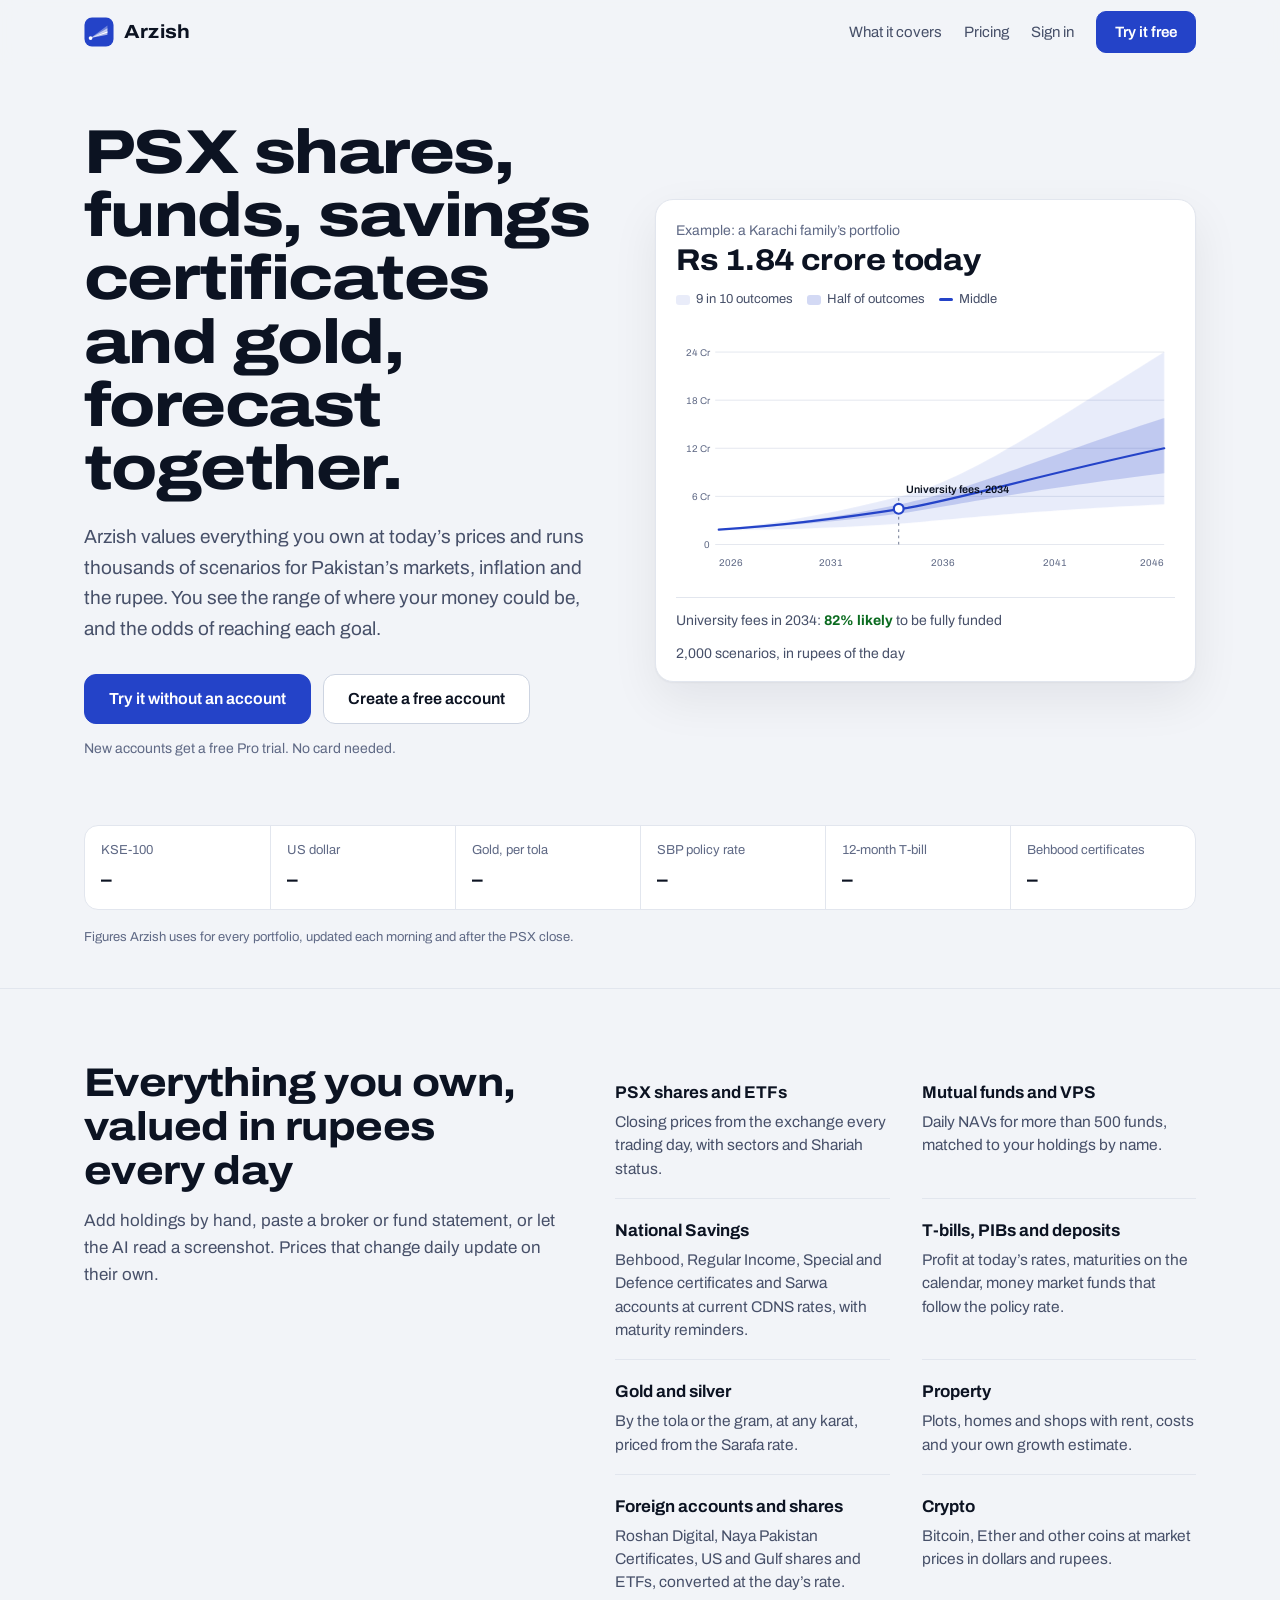
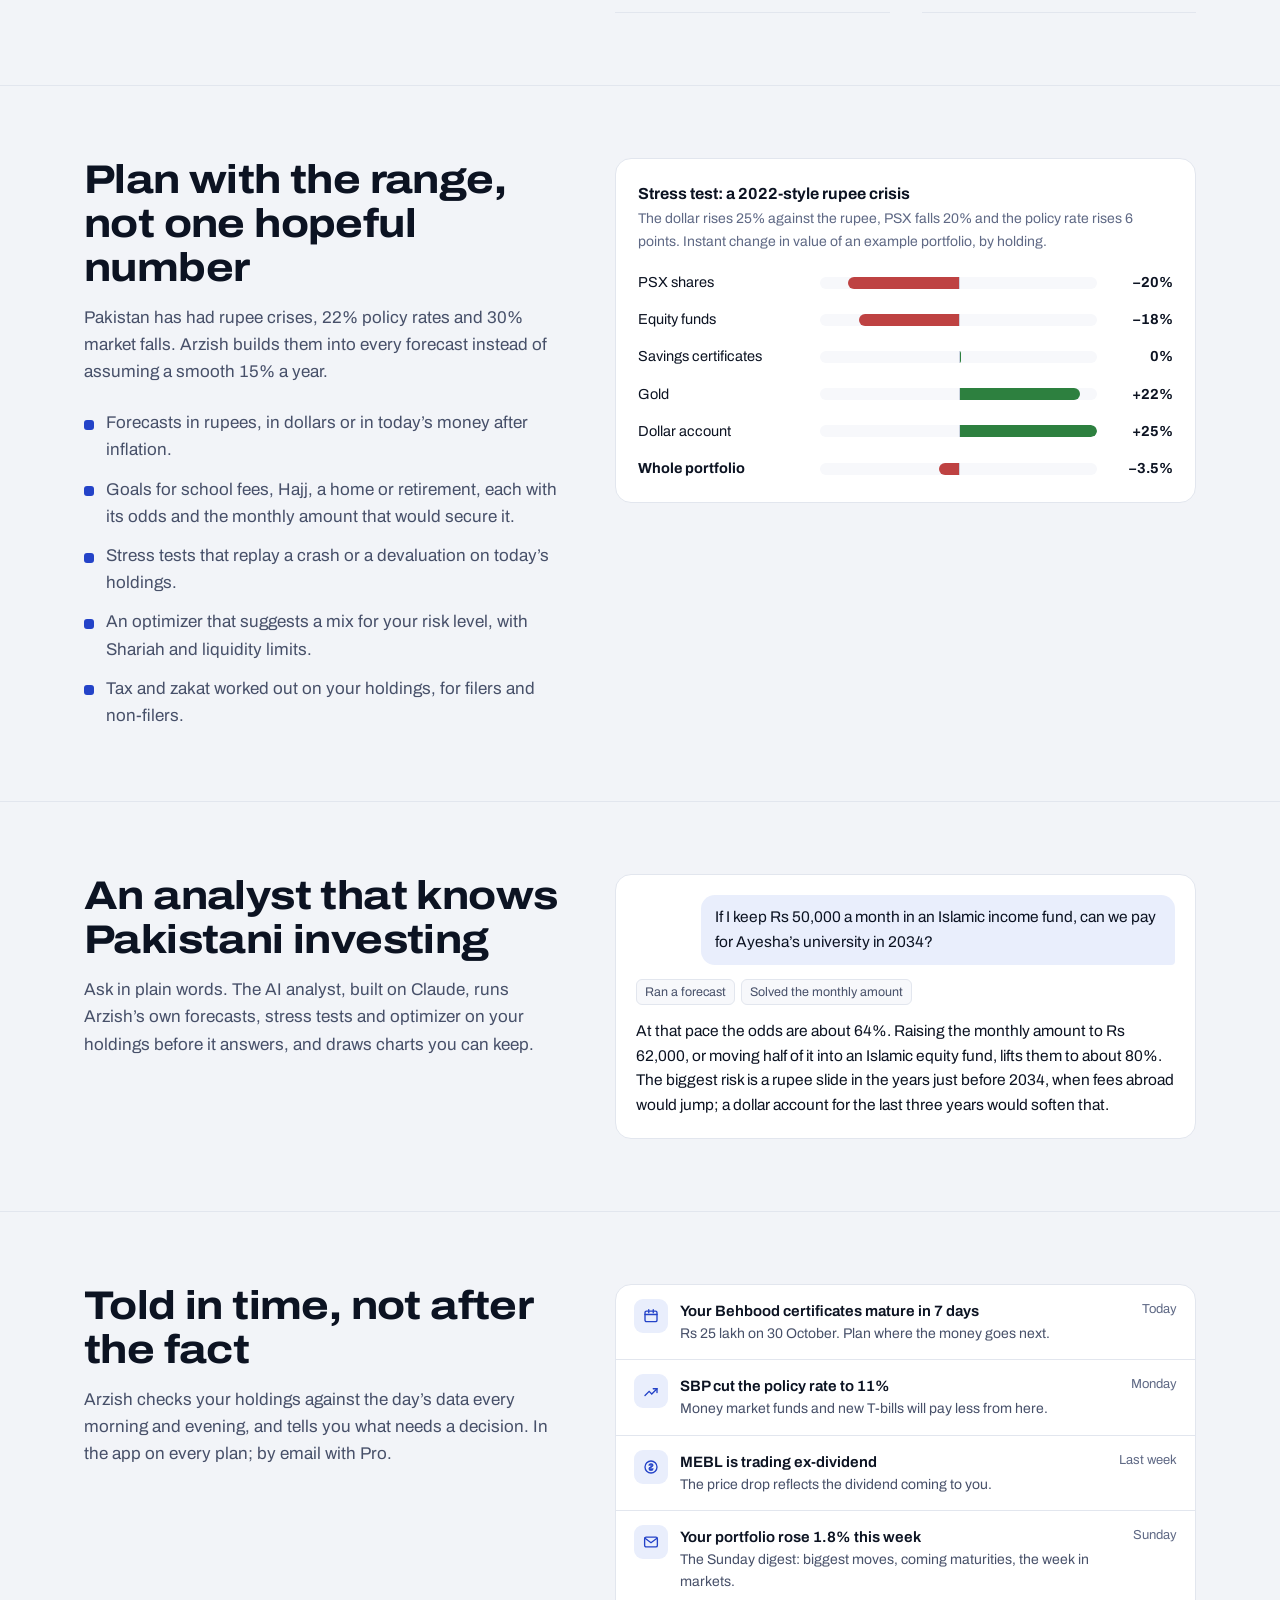
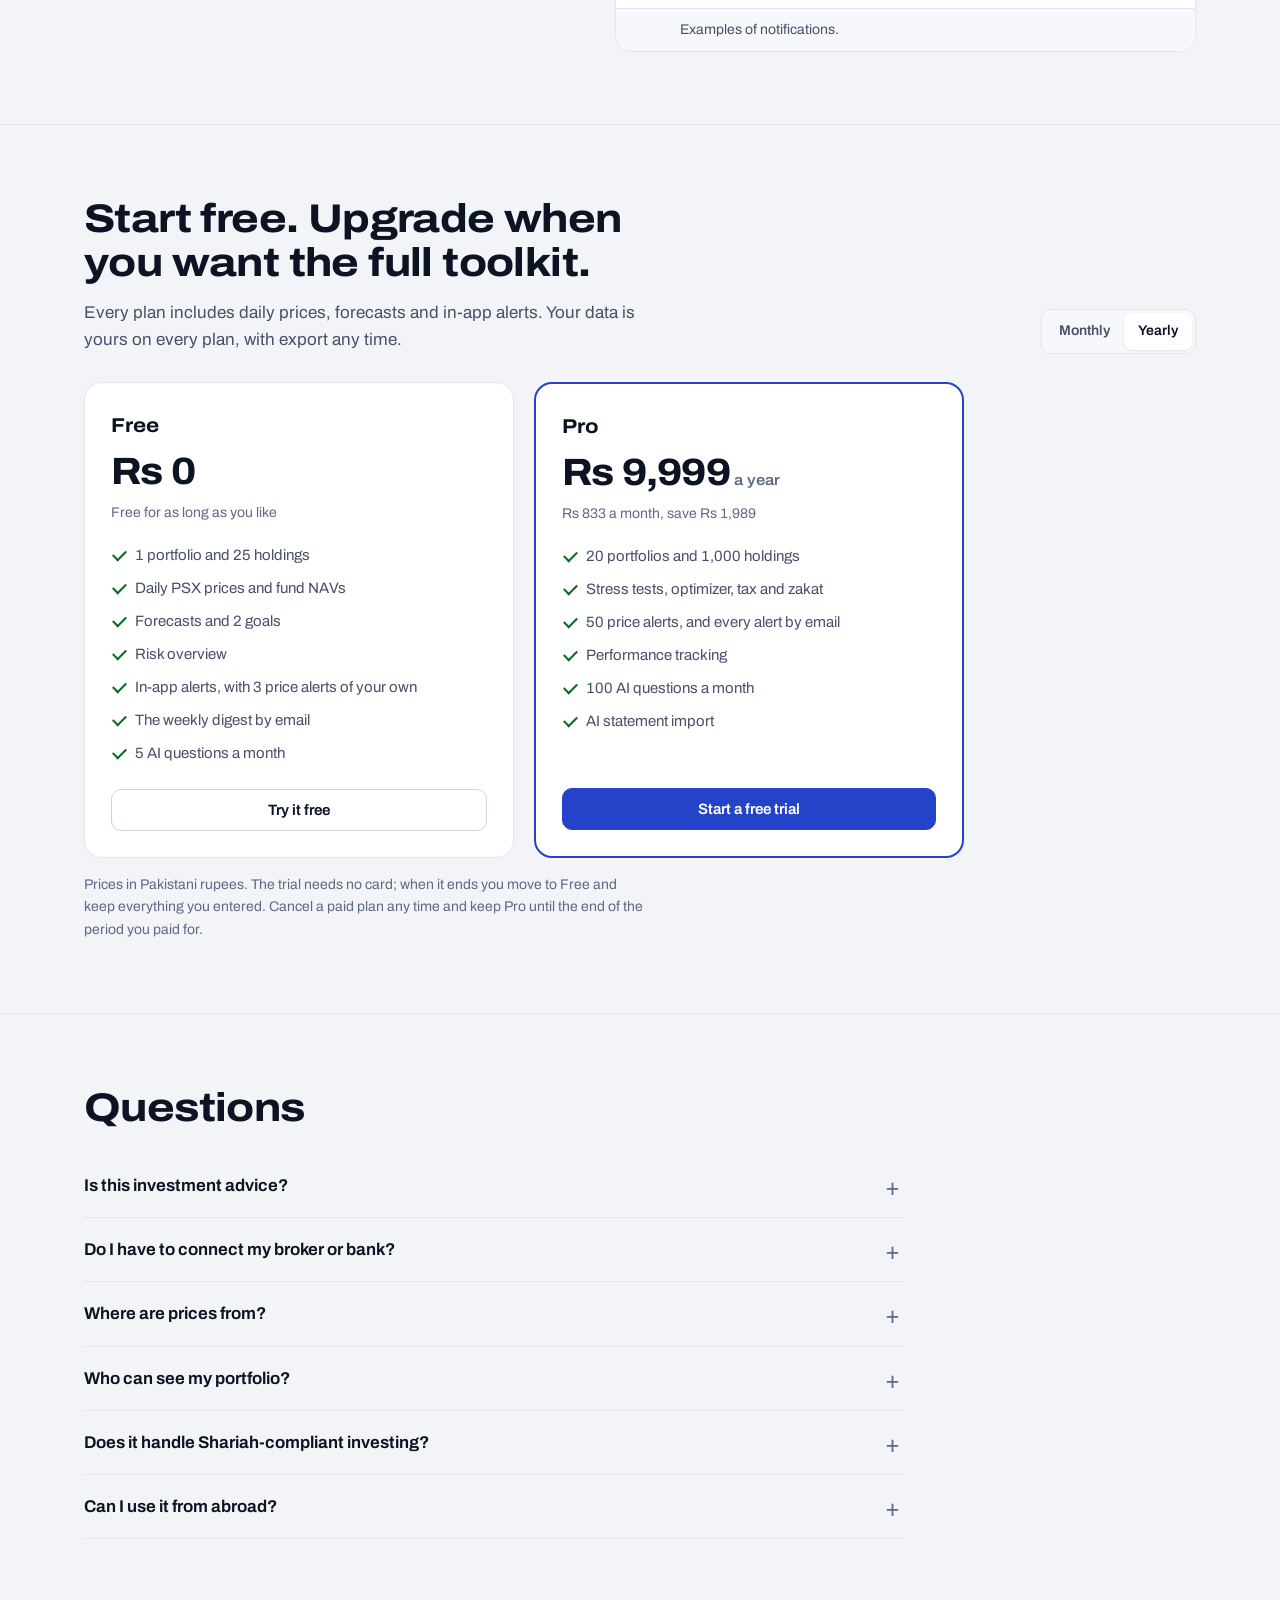
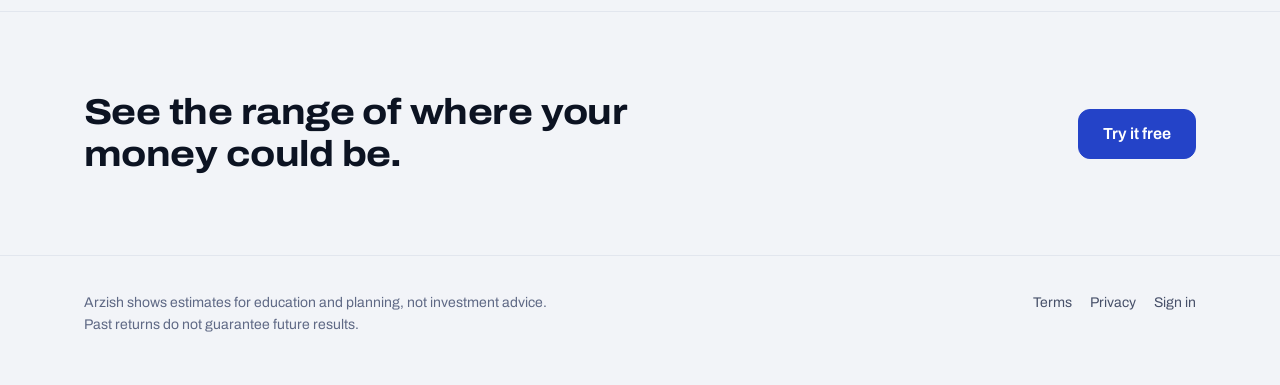
<file: index.html>
<!doctype html>
<html lang="en">
<head>
<meta charset="utf-8">
<meta name="viewport" content="width=device-width,initial-scale=1,viewport-fit=cover">
<title>Arzish: forecast your PSX shares, funds, savings certificates and gold together</title>
<meta name="description" content="Arzish values everything you own in Pakistan and abroad at today's prices and runs thousands of scenarios for markets, inflation and the rupee, so you can see the odds of reaching each goal.">
<meta name="theme-color" content="#2443C8">
<meta property="og:title" content="Arzish: see where your money could be in 20 years">
<meta property="og:description" content="PSX shares, mutual funds, National Savings, gold, property and foreign accounts, valued daily and forecast together. Free to start.">
<meta property="og:type" content="website">
<link rel="icon" href="/favicon.svg" type="image/svg+xml">
<link rel="preconnect" href="https://fonts.googleapis.com">
<link rel="preconnect" href="https://fonts.gstatic.com" crossorigin>
<link rel="stylesheet" href="https://fonts.googleapis.com/css2?family=Archivo:wdth,wght@62..125,300..800&display=swap">
<style>
:root {
  --bg: #F2F4F8; --surface: #FFFFFF; --surface-2: #F7F8FB; --line: #E2E6EE; --line-2: #CDD4E1;
  --ink: #0C1322; --ink-2: #475069; --ink-3: #5F6985;
  --lapis: #2443C8; --lapis-2: #1B35A8; --lapis-ink: #FFFFFF; --lapis-soft: #E9EEFC; --lapis-line: #C3CEF5;
  --band-1: rgba(36, 67, 200, 0.10); --band-2: rgba(36, 67, 200, 0.20);
  --good: #0A6B1F; --bad: #B42323;
  --font: "Archivo", system-ui, -apple-system, "Segoe UI", Roboto, sans-serif;
  --wrap: 1160px;
}
@media (prefers-color-scheme: dark) {
  :root {
    --bg: #0A0F1C; --surface: #111829; --surface-2: #161E31; --line: #242E46; --line-2: #313D5A;
    --ink: #E8ECF6; --ink-2: #B0B9CF; --ink-3: #8A93AB;
    --lapis: #7F96FF; --lapis-2: #9DB0FF; --lapis-ink: #0A0F1C; --lapis-soft: #1B2654; --lapis-line: #36478E;
    --band-1: rgba(127, 150, 255, 0.12); --band-2: rgba(127, 150, 255, 0.24);
    --good: #3DD13D; --bad: #FF8080;
  }
}
* { box-sizing: border-box; }
html { -webkit-text-size-adjust: 100%; }
body { margin: 0; background: var(--bg); color: var(--ink); font-family: var(--font); font-size: 17px; line-height: 1.6; font-variant-numeric: tabular-nums; }
a { color: var(--lapis); }
a:focus-visible, button:focus-visible, summary:focus-visible { outline: 3px solid var(--lapis-line); outline-offset: 2px; border-radius: 6px; }
.wrap { max-width: var(--wrap); margin: 0 auto; padding: 0 24px; }
h1, h2, h3 { margin: 0; color: var(--ink); }
p { margin: 0; }

/* Header */
.top { position: sticky; top: 0; z-index: 10; background: color-mix(in srgb, var(--bg) 88%, transparent); backdrop-filter: blur(10px); border-bottom: 1px solid transparent; }
.top.scrolled { border-bottom-color: var(--line); }
.top .wrap { display: flex; align-items: center; gap: 20px; height: 64px; }
.brand { display: inline-flex; align-items: center; gap: 10px; color: var(--ink); text-decoration: none; font-weight: 720; font-variation-settings: "wdth" 112; font-size: 19px; letter-spacing: 0.01em; }
.brand svg { flex: none; }
.top nav { margin-left: auto; display: flex; align-items: center; gap: 22px; }
.top nav a.plain { color: var(--ink-2); text-decoration: none; font-size: 15px; }
.top nav a.plain:hover { color: var(--ink); }
.btn { display: inline-flex; align-items: center; justify-content: center; gap: 8px; height: 42px; padding: 0 18px; border-radius: 10px; font: inherit; font-size: 15px; font-weight: 620; text-decoration: none; border: 1px solid var(--line-2); background: var(--surface); color: var(--ink); cursor: pointer; white-space: nowrap; }
.btn:hover { border-color: var(--ink-3); }
.btn.primary { background: var(--lapis); border-color: var(--lapis); color: var(--lapis-ink); }
.btn.primary:hover { background: var(--lapis-2); border-color: var(--lapis-2); }
.btn.big { height: 50px; padding: 0 24px; font-size: 16px; border-radius: 12px; }

/* Hero */
.hero { padding: 56px 0 40px; }
.hero .wrap { display: grid; grid-template-columns: minmax(0, 1fr) minmax(0, 1.05fr); gap: 56px; align-items: center; }
.hero h1 { font-size: clamp(36px, 5.2vw, 62px); line-height: 1.02; font-weight: 780; font-variation-settings: "wdth" 120; letter-spacing: -0.025em; max-width: 13ch; }
.hero .lede { margin-top: 22px; font-size: 19px; color: var(--ink-2); max-width: 46ch; }
.hero .ctas { display: flex; gap: 12px; flex-wrap: wrap; margin-top: 30px; }
.hero .fine { margin-top: 14px; font-size: 14px; color: var(--ink-3); }

.fan { background: var(--surface); border: 1px solid var(--line); border-radius: 18px; padding: 20px 20px 16px; box-shadow: 0 1px 2px rgba(12, 19, 34, 0.04), 0 18px 48px rgba(12, 19, 34, 0.07); }
.fan-head { display: flex; justify-content: space-between; align-items: flex-start; gap: 12px; flex-wrap: wrap; }
.fan-who { font-size: 14px; color: var(--ink-3); }
.fan-now { font-size: 30px; font-weight: 740; font-variation-settings: "wdth" 110; letter-spacing: -0.01em; line-height: 1.15; }
.fan-key { display: flex; gap: 14px; font-size: 13px; color: var(--ink-2); flex-wrap: wrap; }
.fan-key span { display: inline-flex; align-items: center; gap: 6px; }
.fan-key i { display: inline-block; width: 14px; height: 10px; border-radius: 3px; }
.fan svg { display: block; width: 100%; height: auto; margin-top: 10px; }
.fan .axis text { fill: var(--ink-3); font-size: 11px; font-family: var(--font); }
.fan .grid line { stroke: var(--line); }
.fan .median { fill: none; stroke: var(--lapis); stroke-width: 2.5; stroke-linecap: round; stroke-dasharray: 900; stroke-dashoffset: 900; animation: draw 1.6s 0.25s cubic-bezier(.4, 0, .2, 1) forwards; }
.fan .b1, .fan .b2 { opacity: 0; animation: fadein 0.9s 0.9s ease-out forwards; }
.fan .b1 { fill: var(--band-1); }
.fan .b2 { fill: var(--band-2); }
.fan .goal line { stroke: var(--ink-3); stroke-dasharray: 3 4; }
.fan .goal circle { fill: var(--surface); stroke: var(--lapis); stroke-width: 2.5; }
.fan .goal text { fill: var(--ink); font-size: 12px; font-weight: 620; font-family: var(--font); }
.fan-foot { display: flex; justify-content: space-between; gap: 10px; margin-top: 10px; padding-top: 12px; border-top: 1px solid var(--line); font-size: 14px; color: var(--ink-2); flex-wrap: wrap; }
.fan-foot strong { color: var(--good); }
@keyframes draw { to { stroke-dashoffset: 0; } }
@keyframes fadein { to { opacity: 1; } }
@media (prefers-reduced-motion: reduce) { .fan .median { animation: none; stroke-dashoffset: 0; } .fan .b1, .fan .b2 { animation: none; opacity: 1; } }

/* Today's figures */
.today { padding: 8px 0 40px; }
.today-band { display: grid; grid-template-columns: repeat(6, minmax(0, 1fr)); border: 1px solid var(--line); border-radius: 14px; background: var(--surface); overflow: hidden; }
.fig { padding: 14px 16px; border-left: 1px solid var(--line); min-width: 0; }
.fig:first-child { border-left: 0; }
.fig dt { font-size: 13px; color: var(--ink-3); }
.fig dd { margin: 2px 0 0; font-size: 20px; font-weight: 700; font-variation-settings: "wdth" 106; white-space: nowrap; }
.fig dd small { font-size: 13px; font-weight: 600; margin-left: 4px; }
.fig dd small.up { color: var(--good); }
.fig dd small.down { color: var(--bad); }
.today-note { margin-top: 10px; font-size: 13px; color: var(--ink-3); }

/* Sections */
section.block { padding: 72px 0; border-top: 1px solid var(--line); }
.block h2 { font-size: clamp(28px, 3.4vw, 40px); line-height: 1.1; font-weight: 740; font-variation-settings: "wdth" 114; letter-spacing: -0.015em; max-width: 20ch; }
.block .intro { margin-top: 14px; color: var(--ink-2); max-width: 56ch; }
.split { display: grid; grid-template-columns: minmax(0, 0.9fr) minmax(0, 1.1fr); gap: 56px; align-items: start; }

.assets { margin: 0; display: grid; grid-template-columns: repeat(2, minmax(0, 1fr)); gap: 0 32px; }
.assets div { padding: 18px 0; border-bottom: 1px solid var(--line); }
.assets dt { font-weight: 680; font-size: 17px; }
.assets dd { margin: 4px 0 0; color: var(--ink-2); font-size: 15.5px; line-height: 1.5; }

.stress { background: var(--surface); border: 1px solid var(--line); border-radius: 16px; padding: 22px; }
.stress h3 { font-size: 16px; font-weight: 680; }
.stress p.sub { font-size: 14px; color: var(--ink-3); margin-top: 2px; }
.bars { margin: 18px 0 0; display: flex; flex-direction: column; gap: 14px; }
.bar-row { display: grid; grid-template-columns: 170px minmax(0, 1fr) 64px; gap: 12px; align-items: center; font-size: 14.5px; }
.bar-track { height: 12px; border-radius: 6px; background: var(--surface-2); position: relative; overflow: hidden; }
.bar-track span { position: absolute; top: 0; bottom: 0; right: 50%; background: var(--bad); border-radius: 6px 0 0 6px; opacity: 0.85; }
.bar-track span.pos { right: auto; left: 50%; background: var(--good); border-radius: 0 6px 6px 0; }
.bar-track::after { content: ""; position: absolute; left: 50%; top: -3px; bottom: -3px; width: 1px; background: var(--line-2); }
.bar-row b { text-align: right; font-weight: 680; }
.points { margin: 24px 0 0; padding: 0; list-style: none; display: flex; flex-direction: column; gap: 12px; }
.points li { padding-left: 22px; position: relative; color: var(--ink-2); }
.points li::before { content: ""; position: absolute; left: 0; top: 0.62em; width: 10px; height: 10px; border-radius: 3px; background: var(--lapis); }

.chat { background: var(--surface); border: 1px solid var(--line); border-radius: 16px; padding: 20px; display: flex; flex-direction: column; gap: 14px; }
.q { align-self: flex-end; max-width: 88%; background: var(--lapis-soft); border-radius: 14px 14px 4px 14px; padding: 10px 14px; font-size: 15.5px; }
.a { font-size: 15.5px; color: var(--ink); line-height: 1.6; }
.tools { display: flex; gap: 6px; flex-wrap: wrap; }
.tools span { font-size: 12.5px; color: var(--ink-2); background: var(--surface-2); border: 1px solid var(--line); border-radius: 6px; padding: 2px 8px; }

.alerts { list-style: none; margin: 0; padding: 0; background: var(--surface); border: 1px solid var(--line); border-radius: 16px; overflow: hidden; }
.alerts li { display: grid; grid-template-columns: 34px minmax(0, 1fr) auto; gap: 12px; padding: 14px 18px; border-top: 1px solid var(--line); align-items: start; }
.alerts li:first-child { border-top: 0; }
.alerts .ic { width: 34px; height: 34px; border-radius: 9px; background: var(--lapis-soft); color: var(--lapis); display: grid; place-items: center; }
.alerts .t { font-weight: 640; font-size: 15px; }
.alerts .b { font-size: 14px; color: var(--ink-2); }
.alerts time { font-size: 13px; color: var(--ink-3); white-space: nowrap; }
.alerts li.eg { background: var(--surface-2); padding-top: 10px; padding-bottom: 10px; }

/* Pricing */
.price-head { display: flex; justify-content: space-between; align-items: flex-end; gap: 20px; flex-wrap: wrap; }
.period { display: inline-flex; background: var(--surface-2); border: 1px solid var(--line); border-radius: 10px; padding: 3px; }
.period button { font: inherit; font-size: 14px; font-weight: 600; border: 0; background: none; color: var(--ink-2); padding: 7px 14px; border-radius: 8px; cursor: pointer; }
.period button[aria-pressed="true"] { background: var(--surface); color: var(--ink); box-shadow: 0 1px 2px rgba(12, 19, 34, 0.08); }
.plans { display: grid; grid-template-columns: repeat(2, minmax(0, 1fr)); gap: 20px; margin-top: 28px; max-width: 880px; }
.plan { background: var(--surface); border: 1px solid var(--line); border-radius: 18px; padding: 26px; display: flex; flex-direction: column; gap: 10px; }
.plan.pro { border: 2px solid var(--lapis); }
.plan h3 { font-size: 20px; font-weight: 720; font-variation-settings: "wdth" 110; }
.plan .amt { font-size: 38px; font-weight: 760; font-variation-settings: "wdth" 108; letter-spacing: -0.02em; line-height: 1.1; }
.plan .amt small { font-size: 15px; color: var(--ink-3); font-weight: 600; letter-spacing: 0; }
.plan .per { font-size: 14px; color: var(--ink-3); min-height: 22px; }
.plan ul { list-style: none; margin: 8px 0 14px; padding: 0; display: flex; flex-direction: column; gap: 9px; flex: 1; }
.plan li { padding-left: 24px; position: relative; font-size: 15px; color: var(--ink-2); }
.plan li::before { content: ""; position: absolute; left: 2px; top: 0.45em; width: 11px; height: 6px; border-left: 2px solid var(--good); border-bottom: 2px solid var(--good); transform: rotate(-45deg); }
.price-note { margin-top: 16px; font-size: 14px; color: var(--ink-3); max-width: 70ch; }

/* FAQ */
.faq { margin-top: 24px; max-width: 820px; }
.faq details { border-bottom: 1px solid var(--line); }
.faq summary { cursor: pointer; list-style: none; padding: 18px 32px 18px 0; font-weight: 650; font-size: 17px; position: relative; }
.faq summary::-webkit-details-marker { display: none; }
.faq summary::after { content: "+"; position: absolute; right: 4px; top: 14px; font-size: 24px; font-weight: 400; color: var(--ink-3); }
.faq details[open] summary::after { content: "\2212"; }
.faq details p { padding: 0 0 18px; color: var(--ink-2); max-width: 70ch; }

.final { padding: 80px 0; border-top: 1px solid var(--line); }
.final .wrap { display: flex; justify-content: space-between; align-items: center; gap: 24px; flex-wrap: wrap; }
.final h2 { font-size: clamp(26px, 3vw, 36px); font-weight: 740; font-variation-settings: "wdth" 114; letter-spacing: -0.015em; max-width: 22ch; line-height: 1.15; }

footer { padding: 36px 0 48px; border-top: 1px solid var(--line); font-size: 14px; color: var(--ink-3); }
footer .wrap { display: flex; justify-content: space-between; gap: 18px; flex-wrap: wrap; }
footer nav { display: flex; gap: 18px; flex-wrap: wrap; }
footer a { color: var(--ink-2); text-decoration: none; }
footer a:hover { color: var(--ink); text-decoration: underline; }
footer p { max-width: 60ch; }

.deleted { background: var(--lapis-soft); color: var(--ink); font-size: 14px; text-align: center; padding: 10px 16px; }

@media (max-width: 980px) {
  .hero .wrap, .split { grid-template-columns: minmax(0, 1fr); gap: 36px; }
  .today-band { grid-template-columns: repeat(3, minmax(0, 1fr)); }
  .fig:nth-child(4) { border-left: 0; }
  .fig:nth-child(n+4) { border-top: 1px solid var(--line); }
}
@media (max-width: 640px) {
  body { font-size: 16px; }
  .wrap { padding: 0 16px; }
  .top nav a.plain { display: none; }
  .hero { padding: 32px 0 28px; }
  .hero .lede { font-size: 17px; }
  .today-band { grid-template-columns: repeat(2, minmax(0, 1fr)); }
  .fig:nth-child(odd) { border-left: 0; }
  .fig:nth-child(4) { border-left: 1px solid var(--line); }
  .fig:nth-child(n+3) { border-top: 1px solid var(--line); }
  section.block { padding: 52px 0; }
  .assets { grid-template-columns: minmax(0, 1fr); }
  .bar-row { grid-template-columns: 112px minmax(0, 1fr) 54px; font-size: 13.5px; }
  .plans { grid-template-columns: minmax(0, 1fr); }
  .alerts li { grid-template-columns: 34px minmax(0, 1fr); }
  .alerts time { grid-column: 2; }
}
</style>
</head>
<body>
<div class="deleted" id="deleted" hidden>Your account and its data were deleted.</div>
<header class="top" id="top">
  <div class="wrap">
    <a class="brand" href="/" aria-label="Arzish home">
      <svg viewBox="0 0 32 32" width="30" height="30" aria-hidden="true"><rect x="0.5" y="0.5" width="31" height="31" rx="8" fill="#2443C8"/><path d="M7 22.5 L25 9 L25 14.5 Z" fill="#fff" opacity="0.35"/><path d="M7 22.5 L25 12 L25 19 Z" fill="#fff" opacity="0.6"/><path d="M7 22.5 L25 15.2 L25 16.8 Z" fill="#fff"/><circle cx="7" cy="22.5" r="2" fill="#fff"/></svg>
      Arzish
    </a>
    <nav aria-label="Main">
      <a class="plain" href="#coverage">What it covers</a>
      <a class="plain" href="#pricing">Pricing</a>
      <a class="plain" href="/signin" id="nav-signin">Sign in</a>
      <a class="btn primary" href="/app" id="nav-app">Try it free</a>
    </nav>
  </div>
</header>

<main>
  <section class="hero">
    <div class="wrap">
      <div>
        <h1>PSX shares, funds, savings certificates and gold, forecast together.</h1>
        <p class="lede">Arzish values everything you own at today’s prices and runs thousands of scenarios for Pakistan’s markets, inflation and the rupee. You see the range of where your money could be, and the odds of reaching each goal.</p>
        <div class="ctas">
          <a class="btn primary big" href="/app">Try it without an account</a>
          <a class="btn big" href="/signin">Create a free account</a>
        </div>
        <p class="fine">New accounts get a free Pro trial. No card needed.</p>
      </div>

      <figure class="fan" style="margin:0">
        <div class="fan-head">
          <div>
            <div class="fan-who">Example: a Karachi family’s portfolio</div>
            <div class="fan-now">Rs 1.84 crore today</div>
          </div>
          <div class="fan-key" aria-hidden="true">
            <span><i style="background:var(--band-1)"></i>9 in 10 outcomes</span>
            <span><i style="background:var(--band-2)"></i>Half of outcomes</span>
            <span><i style="background:var(--lapis);height:3px"></i>Middle</span>
          </div>
        </div>
        <svg viewBox="0 0 560 300" role="img" aria-label="Forecast of the example portfolio from 2026 to 2046. The middle outcome grows from Rs 1.84 crore to about Rs 12 crore in rupees of the day; nine in ten outcomes fall between Rs 5 crore and Rs 24 crore. A goal for university fees in 2034 has an 82 percent chance of being fully funded.">
          <g class="grid">
            <line x1="44" y1="252" x2="548" y2="252"/>
            <line x1="44" y1="198" x2="548" y2="198"/>
            <line x1="44" y1="144" x2="548" y2="144"/>
            <line x1="44" y1="90" x2="548" y2="90"/>
            <line x1="44" y1="36" x2="548" y2="36"/>
          </g>
          <g class="axis">
            <text x="38" y="256" text-anchor="end">0</text>
            <text x="38" y="202" text-anchor="end">6 Cr</text>
            <text x="38" y="148" text-anchor="end">12 Cr</text>
            <text x="38" y="94" text-anchor="end">18 Cr</text>
            <text x="38" y="40" text-anchor="end">24 Cr</text>
            <text x="48" y="276">2026</text>
            <text x="174" y="276" text-anchor="middle">2031</text>
            <text x="300" y="276" text-anchor="middle">2036</text>
            <text x="426" y="276" text-anchor="middle">2041</text>
            <text x="548" y="276" text-anchor="end">2046</text>
          </g>
          <path class="b1" d="M48 235.4 C120 228 190 214 260 196 C330 176 400 128 548 36 L548 207 C400 214 330 222 260 228 C190 233 120 236 48 235.4 Z"/>
          <path class="b2" d="M48 235.4 C120 230 190 220 260 205 C330 190 400 158 548 110 L548 172 C400 190 330 205 260 216 C190 225 120 232 48 235.4 Z"/>
          <path class="median" d="M48 235.4 C120 231 190 222 260 211 C330 198 400 176 548 144"/>
          <g class="goal">
            <line x1="250" y1="252" x2="250" y2="200"/>
            <circle cx="250" cy="212" r="5.5"/>
            <text x="258" y="194">University fees, 2034</text>
          </g>
        </svg>
        <figcaption class="fan-foot">
          <span>University fees in 2034: <strong>82% likely</strong> to be fully funded</span>
          <span>2,000 scenarios, in rupees of the day</span>
        </figcaption>
      </figure>
    </div>
  </section>

  <section class="today" aria-labelledby="today-title">
    <div class="wrap">
      <h2 id="today-title" style="position:absolute;left:-9999px">Today’s figures in Arzish</h2>
      <dl class="today-band" id="today">
        <div class="fig"><dt>KSE-100</dt><dd data-k="kse100">–</dd></div>
        <div class="fig"><dt>US dollar</dt><dd data-k="usd">–</dd></div>
        <div class="fig"><dt>Gold, per tola</dt><dd data-k="gold">–</dd></div>
        <div class="fig"><dt>SBP policy rate</dt><dd data-k="policy">–</dd></div>
        <div class="fig"><dt>12-month T-bill</dt><dd data-k="tbill">–</dd></div>
        <div class="fig"><dt>Behbood certificates</dt><dd data-k="bsc">–</dd></div>
      </dl>
      <p class="today-note" id="today-note">Figures Arzish uses for every portfolio, updated each morning and after the PSX close.</p>
    </div>
  </section>

  <section class="block" id="coverage">
    <div class="wrap split">
      <div>
        <h2>Everything you own, valued in rupees every day</h2>
        <p class="intro">Add holdings by hand, paste a broker or fund statement, or let the AI read a screenshot. Prices that change daily update on their own.</p>
      </div>
      <dl class="assets">
        <div><dt>PSX shares and ETFs</dt><dd>Closing prices from the exchange every trading day, with sectors and Shariah status.</dd></div>
        <div><dt>Mutual funds and VPS</dt><dd>Daily NAVs for more than 500 funds, matched to your holdings by name.</dd></div>
        <div><dt>National Savings</dt><dd>Behbood, Regular Income, Special and Defence certificates and Sarwa accounts at current CDNS rates, with maturity reminders.</dd></div>
        <div><dt>T-bills, PIBs and deposits</dt><dd>Profit at today’s rates, maturities on the calendar, money market funds that follow the policy rate.</dd></div>
        <div><dt>Gold and silver</dt><dd>By the tola or the gram, at any karat, priced from the Sarafa rate.</dd></div>
        <div><dt>Property</dt><dd>Plots, homes and shops with rent, costs and your own growth estimate.</dd></div>
        <div><dt>Foreign accounts and shares</dt><dd>Roshan Digital, Naya Pakistan Certificates, US and Gulf shares and ETFs, converted at the day’s rate.</dd></div>
        <div><dt>Crypto</dt><dd>Bitcoin, Ether and other coins at market prices in dollars and rupees.</dd></div>
      </dl>
    </div>
  </section>

  <section class="block">
    <div class="wrap split">
      <div>
        <h2>Plan with the range, not one hopeful number</h2>
        <p class="intro">Pakistan has had rupee crises, 22% policy rates and 30% market falls. Arzish builds them into every forecast instead of assuming a smooth 15% a year.</p>
        <ul class="points">
          <li>Forecasts in rupees, in dollars or in today’s money after inflation.</li>
          <li>Goals for school fees, Hajj, a home or retirement, each with its odds and the monthly amount that would secure it.</li>
          <li>Stress tests that replay a crash or a devaluation on today’s holdings.</li>
          <li>An optimizer that suggests a mix for your risk level, with Shariah and liquidity limits.</li>
          <li>Tax and zakat worked out on your holdings, for filers and non-filers.</li>
        </ul>
      </div>
      <div class="stress">
        <h3>Stress test: a 2022-style rupee crisis</h3>
        <p class="sub">The dollar rises 25% against the rupee, PSX falls 20% and the policy rate rises 6 points. Instant change in value of an example portfolio, by holding.</p>
        <div class="bars">
          <div class="bar-row"><span>PSX shares</span><div class="bar-track"><span style="width:40%"></span></div><b>−20%</b></div>
          <div class="bar-row"><span>Equity funds</span><div class="bar-track"><span style="width:36%"></span></div><b>−18%</b></div>
          <div class="bar-row"><span>Savings certificates</span><div class="bar-track"><span class="pos" style="width:1%"></span></div><b>0%</b></div>
          <div class="bar-row"><span>Gold</span><div class="bar-track"><span class="pos" style="width:44%"></span></div><b>+22%</b></div>
          <div class="bar-row"><span>Dollar account</span><div class="bar-track"><span class="pos" style="width:50%"></span></div><b>+25%</b></div>
          <div class="bar-row"><span><strong>Whole portfolio</strong></span><div class="bar-track"><span style="width:7%"></span></div><b>−3.5%</b></div>
        </div>
      </div>
    </div>
  </section>

  <section class="block">
    <div class="wrap split">
      <div>
        <h2>An analyst that knows Pakistani investing</h2>
        <p class="intro">Ask in plain words. The AI analyst, built on Claude, runs Arzish’s own forecasts, stress tests and optimizer on your holdings before it answers, and draws charts you can keep.</p>
      </div>
      <div class="chat" aria-label="Example conversation with the AI analyst">
        <div class="q">If I keep Rs 50,000 a month in an Islamic income fund, can we pay for Ayesha’s university in 2034?</div>
        <div class="tools" aria-hidden="true"><span>Ran a forecast</span><span>Solved the monthly amount</span></div>
        <div class="a">At that pace the odds are about 64%. Raising the monthly amount to Rs 62,000, or moving half of it into an Islamic equity fund, lifts them to about 80%. The biggest risk is a rupee slide in the years just before 2034, when fees abroad would jump; a dollar account for the last three years would soften that.</div>
      </div>
    </div>
  </section>

  <section class="block">
    <div class="wrap split">
      <div>
        <h2>Told in time, not after the fact</h2>
        <p class="intro">Arzish checks your holdings against the day’s data every morning and evening, and tells you what needs a decision. In the app on every plan; by email with Pro.</p>
      </div>
      <ul class="alerts">
        <li><span class="ic" aria-hidden="true"><svg viewBox="0 0 24 24" width="18" height="18" fill="none" stroke="currentColor" stroke-width="1.8" stroke-linecap="round"><rect x="4" y="5.5" width="16" height="14" rx="2"/><path d="M4 10h16M9 3.5v4M15 3.5v4"/></svg></span><div><div class="t">Your Behbood certificates mature in 7 days</div><div class="b">Rs 25 lakh on 30 October. Plan where the money goes next.</div></div><time>Today</time></li>
        <li><span class="ic" aria-hidden="true"><svg viewBox="0 0 24 24" width="18" height="18" fill="none" stroke="currentColor" stroke-width="1.8" stroke-linecap="round"><path d="M4 18 9.5 12.5 13 16l7-7"/><path d="M15 9h5v5"/></svg></span><div><div class="t">SBP cut the policy rate to 11%</div><div class="b">Money market funds and new T-bills will pay less from here.</div></div><time>Monday</time></li>
        <li><span class="ic" aria-hidden="true"><svg viewBox="0 0 24 24" width="18" height="18" fill="none" stroke="currentColor" stroke-width="1.8" stroke-linecap="round"><circle cx="12" cy="12" r="8"/><path d="M12 7.5v9M9.5 9.8c0-1.3 1.1-2 2.5-2s2.5.7 2.5 2-1.1 1.7-2.5 2.2-2.5.9-2.5 2.2 1.1 2 2.5 2 2.5-.7 2.5-2"/></svg></span><div><div class="t">MEBL is trading ex-dividend</div><div class="b">The price drop reflects the dividend coming to you.</div></div><time>Last week</time></li>
        <li><span class="ic" aria-hidden="true"><svg viewBox="0 0 24 24" width="18" height="18" fill="none" stroke="currentColor" stroke-width="1.8" stroke-linecap="round"><rect x="3.5" y="5.5" width="17" height="13" rx="2"/><path d="m4 7 8 6 8-6"/></svg></span><div><div class="t">Your portfolio rose 1.8% this week</div><div class="b">The Sunday digest: biggest moves, coming maturities, the week in markets.</div></div><time>Sunday</time></li>
        <li class="eg"><div></div><div class="b">Examples of notifications.</div></li>
      </ul>
    </div>
  </section>

  <section class="block" id="pricing">
    <div class="wrap">
      <div class="price-head">
        <div>
          <h2>Start free. Upgrade when you want the full toolkit.</h2>
          <p class="intro">Every plan includes daily prices, forecasts and in-app alerts. Your data is yours on every plan, with export any time.</p>
        </div>
        <div class="period" role="group" aria-label="Billing period">
          <button type="button" data-period="month" aria-pressed="false">Monthly</button>
          <button type="button" data-period="year" aria-pressed="true">Yearly</button>
        </div>
      </div>
      <div class="plans">
        <div class="plan" data-plan="free">
          <h3>Free</h3>
          <div class="amt">Rs 0</div>
          <div class="per">Free for as long as you like</div>
          <ul data-features>
            <li>1 portfolio and 25 holdings</li>
            <li>Daily PSX prices and fund NAVs</li>
            <li>Forecasts and 2 goals</li>
            <li>Risk overview</li>
            <li>In-app alerts, with 3 price alerts of your own</li>
            <li>The weekly digest by email</li>
            <li>5 AI questions a month</li>
          </ul>
          <a class="btn" href="/app">Try it free</a>
        </div>
        <div class="plan pro" data-plan="pro">
          <h3>Pro</h3>
          <div class="amt" data-amt>Rs 9,999<small> a year</small></div>
          <div class="per" data-per>Rs 833 a month, save Rs 1,989</div>
          <ul data-features>
            <li>20 portfolios and 1,000 holdings</li>
            <li>Stress tests, optimizer, tax and zakat</li>
            <li>50 price alerts, and every alert by email</li>
            <li>Performance tracking</li>
            <li>100 AI questions a month</li>
            <li>AI statement import</li>
          </ul>
          <a class="btn primary" href="/signin">Start a free trial</a>
        </div>
      </div>
      <p class="price-note">Prices in Pakistani rupees. The trial needs no card; when it ends you move to Free and keep everything you entered. Cancel a paid plan any time and keep Pro until the end of the period you paid for.</p>
    </div>
  </section>

  <section class="block" id="faq">
    <div class="wrap">
      <h2>Questions</h2>
      <div class="faq">
        <details><summary>Is this investment advice?</summary><p>No. Arzish shows estimates for education and planning. Forecasts are ranges built from assumptions you can see and change, not promises. For decisions, speak to a licensed adviser.</p></details>
        <details><summary>Do I have to connect my broker or bank?</summary><p>No. You add holdings yourself, paste a statement, or let the AI read a screenshot; nothing is ever connected to your accounts and Arzish cannot move money.</p></details>
        <details><summary>Where are prices from?</summary><p>PSX closing prices and indices, daily NAVs published by fund managers through MUFAP, CDNS rates for National Savings, State Bank figures for rates and the rupee, and the Sarafa association for gold. Each figure shows its date and source in the app.</p></details>
        <details><summary>Who can see my portfolio?</summary><p>Only you. Your data is stored in a private database protected so that each account can read only its own records. We do not sell data. The AI analyst sends the portfolio details a question needs to the AI service to answer it, and nothing is used to train models.</p></details>
        <details><summary>Does it handle Shariah-compliant investing?</summary><p>Yes. Holdings carry a Shariah status, you can filter to Shariah-compliant assets, and the optimizer can keep a mix fully compliant.</p></details>
        <details><summary>Can I use it from abroad?</summary><p>Yes. Track Roshan Digital accounts, Naya Pakistan Certificates and property at home alongside investments abroad, and see everything in rupees or dollars.</p></details>
      </div>
    </div>
  </section>

  <section class="final">
    <div class="wrap">
      <h2>See the range of where your money could be.</h2>
      <a class="btn primary big" href="/app">Try it free</a>
    </div>
  </section>
</main>

<footer>
  <div class="wrap">
    <p>Arzish shows estimates for education and planning, not investment advice. Past returns do not guarantee future results.</p>
    <nav aria-label="Footer">
      <a href="/terms">Terms</a>
      <a href="/privacy">Privacy</a>
      <a href="/signin">Sign in</a>
      <a id="contact" href="/signin" hidden>Contact</a>
    </nav>
  </div>
</footer>
<script src="/landing.js" defer></script>
</body>
</html>
</file>
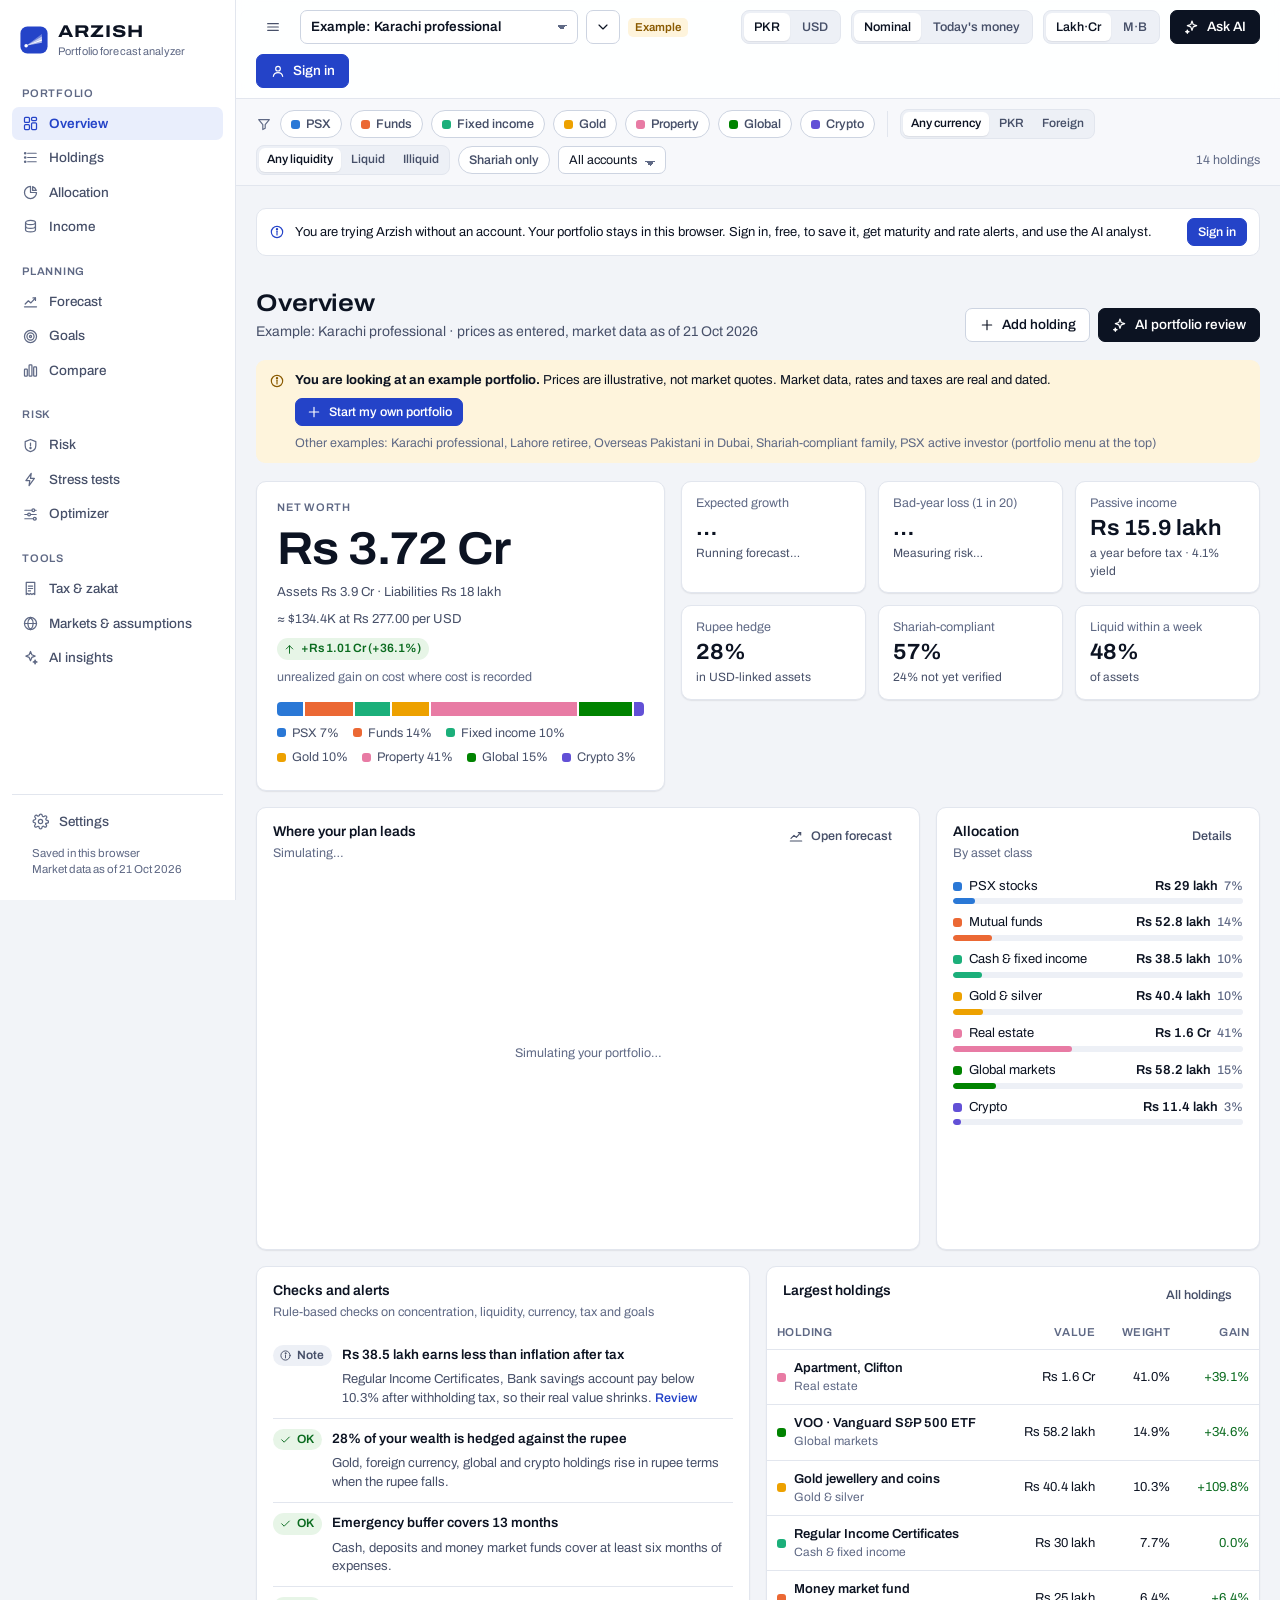
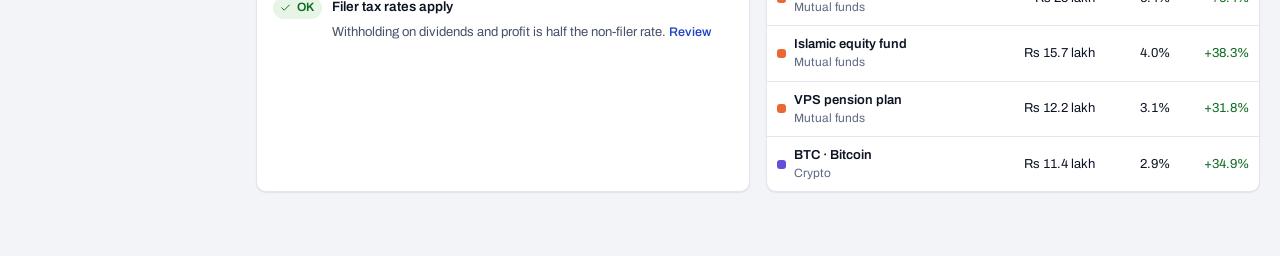
<file: app.html>
<!doctype html>
<html lang="en">
<head>
<meta charset="utf-8">
<meta name="viewport" content="width=device-width,initial-scale=1,viewport-fit=cover">
<title>Arzish portfolio analyzer</title>
<meta name="description" content="Value PSX shares, mutual funds, National Savings, gold, property and foreign assets together, and see the odds of reaching your goals.">
<meta name="theme-color" content="#2443C8">
<meta name="robots" content="noindex">
<link rel="icon" href="/favicon.svg" type="image/svg+xml">
<link rel="preconnect" href="https://fonts.googleapis.com">
<link rel="preconnect" href="https://fonts.gstatic.com" crossorigin>
<link rel="stylesheet" href="https://fonts.googleapis.com/css2?family=Archivo:wdth,wght@62..125,300..800&family=JetBrains+Mono:wght@400;500;600&display=swap">
<link rel="stylesheet" href="/assets/app-0e7ed1f25d.css">
</head>
<body>
<div id="root">
  <div class="w-splash">
    <svg viewBox="0 0 32 32" width="34" height="34" aria-hidden="true"><rect x="0.5" y="0.5" width="31" height="31" rx="8" fill="var(--accent)"/><path d="M7 22.5 L25 9 L25 14.5 Z" fill="var(--accent-ink)" opacity="0.35"/><path d="M7 22.5 L25 12 L25 19 Z" fill="var(--accent-ink)" opacity="0.6"/><path d="M7 22.5 L25 15.2 L25 16.8 Z" fill="var(--accent-ink)"/><circle cx="7" cy="22.5" r="2" fill="var(--accent-ink)"/></svg>
    <div class="small muted">Loading Arzish…</div>
  </div>
</div>
<noscript><p style="padding:24px;font-family:system-ui,sans-serif">Arzish needs JavaScript to run.</p></noscript>
<script src="/vendor/react-18.3.1.min.js"></script>
<script src="/vendor/react-dom-18.3.1.min.js"></script>
<script src="/vendor/echarts-5.6.0.min.js"></script>
<script src="/vendor/marked-12.0.2.min.js"></script>
<script src="/vendor/dompurify-3.1.6.min.js"></script>
<script src="/assets/app-c07e4f3b4c.js"></script>
</body>
</html>
</file>
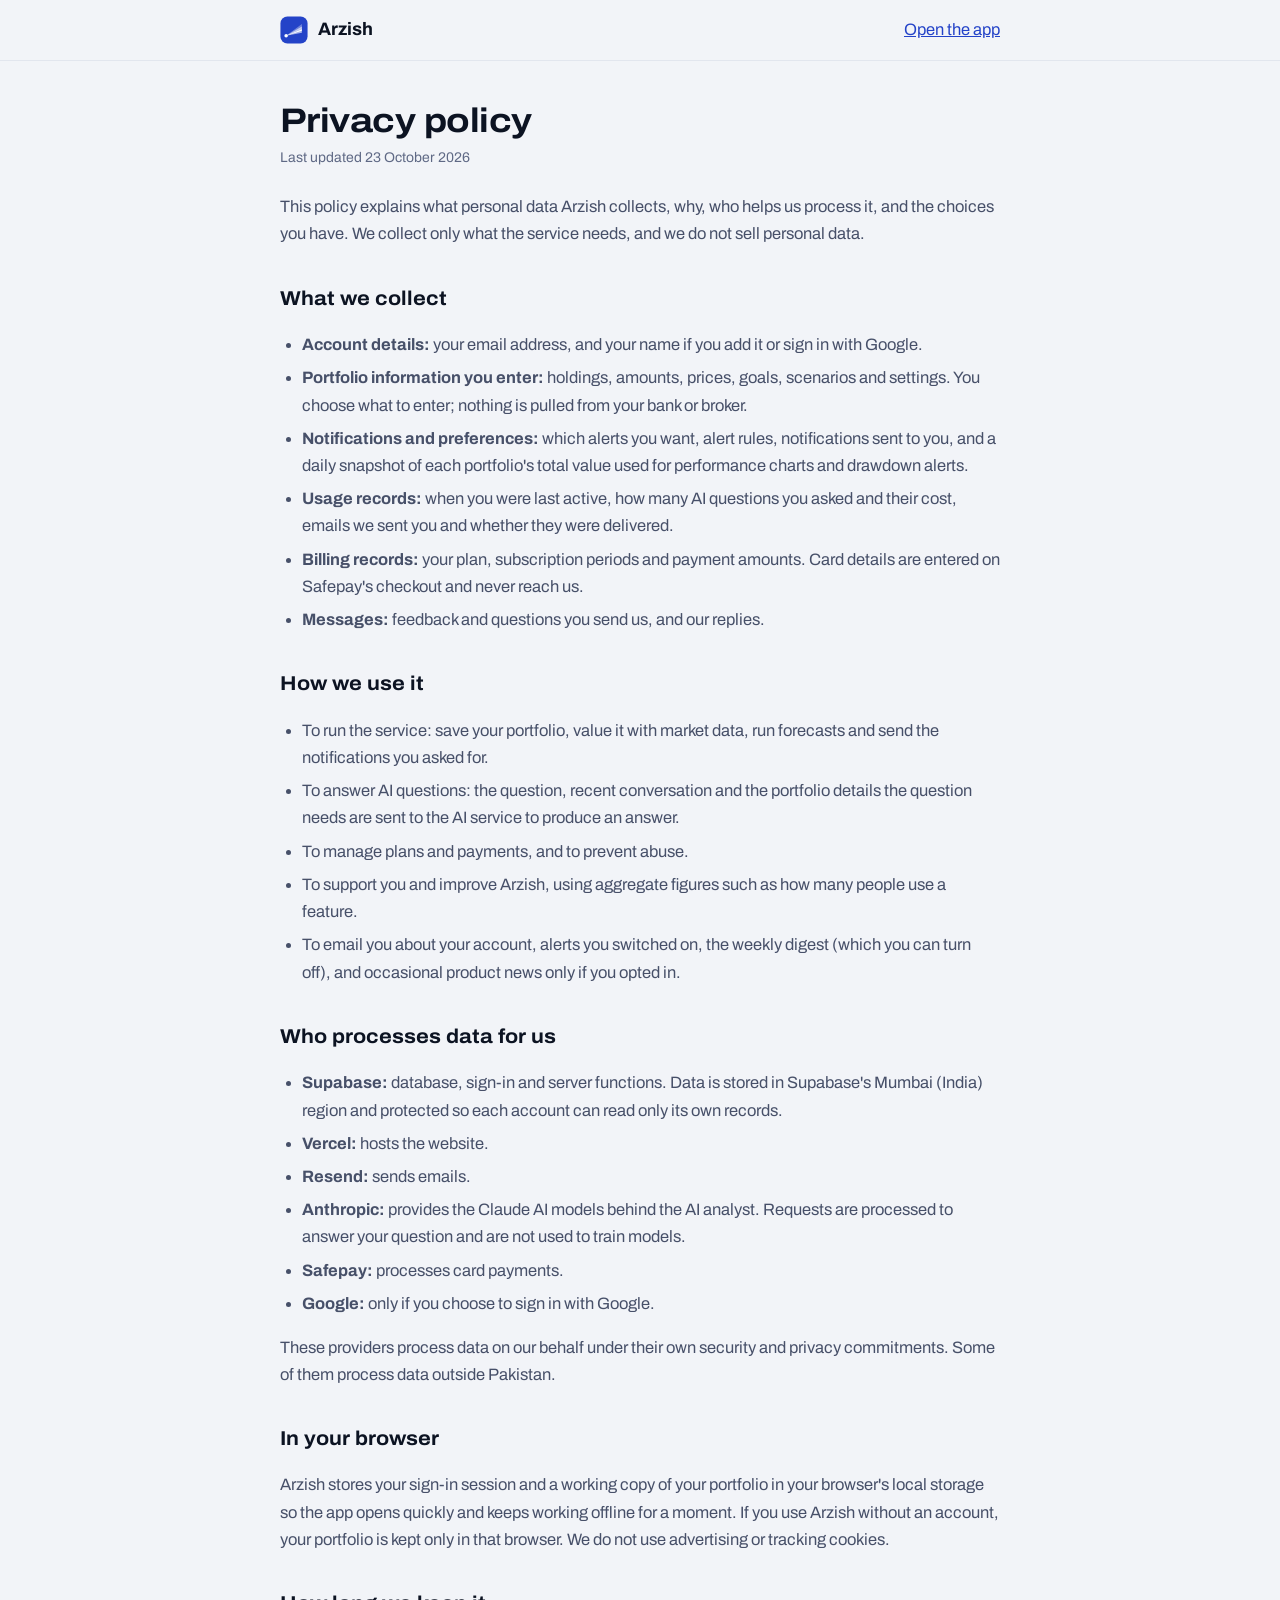
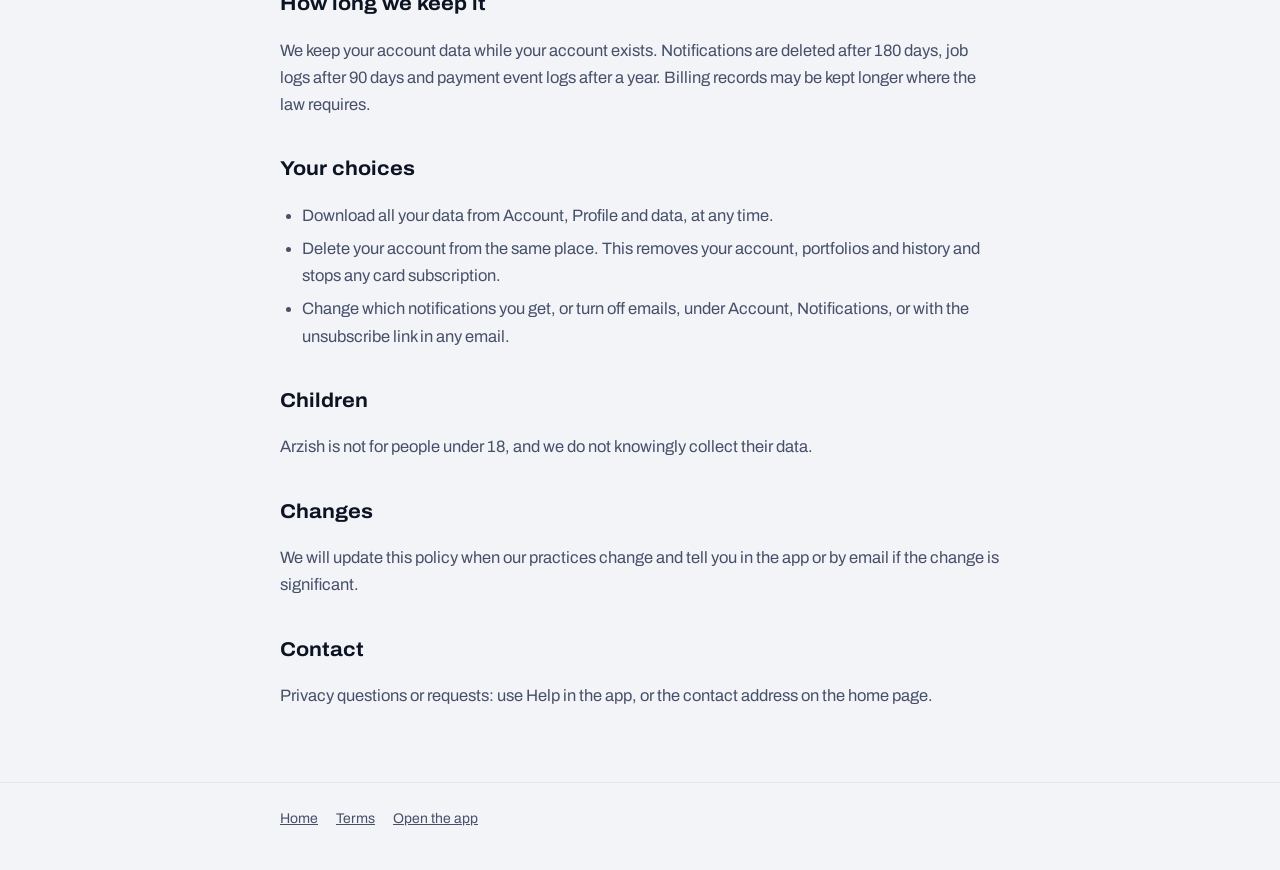
<file: privacy.html>
<!doctype html>
<html lang="en">
<head>
<meta charset="utf-8">
<meta name="viewport" content="width=device-width,initial-scale=1">
<title>Privacy policy · Arzish</title>
<meta name="description" content="What Arzish collects, why, who processes it, and how to export or delete your data.">
<link rel="icon" href="/favicon.svg" type="image/svg+xml">
<link rel="stylesheet" href="https://fonts.googleapis.com/css2?family=Archivo:wdth,wght@62..125,300..800&display=swap">
<link rel="stylesheet" href="/legal.css">
</head>
<body>
<header><div><a class="brand" href="/"><img src="/favicon.svg" width="28" height="28" alt="">Arzish</a><a href="/app">Open the app</a></div></header>
<main>
<h1>Privacy policy</h1>
<p class="updated">Last updated 23 October 2026</p>

<p>This policy explains what personal data Arzish collects, why, who helps us process it, and the choices you have. We collect only what the service needs, and we do not sell personal data.</p>

<h2>What we collect</h2>
<ul>
  <li><strong>Account details:</strong> your email address, and your name if you add it or sign in with Google.</li>
  <li><strong>Portfolio information you enter:</strong> holdings, amounts, prices, goals, scenarios and settings. You choose what to enter; nothing is pulled from your bank or broker.</li>
  <li><strong>Notifications and preferences:</strong> which alerts you want, alert rules, notifications sent to you, and a daily snapshot of each portfolio's total value used for performance charts and drawdown alerts.</li>
  <li><strong>Usage records:</strong> when you were last active, how many AI questions you asked and their cost, emails we sent you and whether they were delivered.</li>
  <li><strong>Billing records:</strong> your plan, subscription periods and payment amounts. Card details are entered on Safepay's checkout and never reach us.</li>
  <li><strong>Messages:</strong> feedback and questions you send us, and our replies.</li>
</ul>

<h2>How we use it</h2>
<ul>
  <li>To run the service: save your portfolio, value it with market data, run forecasts and send the notifications you asked for.</li>
  <li>To answer AI questions: the question, recent conversation and the portfolio details the question needs are sent to the AI service to produce an answer.</li>
  <li>To manage plans and payments, and to prevent abuse.</li>
  <li>To support you and improve Arzish, using aggregate figures such as how many people use a feature.</li>
  <li>To email you about your account, alerts you switched on, the weekly digest (which you can turn off), and occasional product news only if you opted in.</li>
</ul>

<h2>Who processes data for us</h2>
<ul>
  <li><strong>Supabase:</strong> database, sign-in and server functions. Data is stored in Supabase's Mumbai (India) region and protected so each account can read only its own records.</li>
  <li><strong>Vercel:</strong> hosts the website.</li>
  <li><strong>Resend:</strong> sends emails.</li>
  <li><strong>Anthropic:</strong> provides the Claude AI models behind the AI analyst. Requests are processed to answer your question and are not used to train models.</li>
  <li><strong>Safepay:</strong> processes card payments.</li>
  <li><strong>Google:</strong> only if you choose to sign in with Google.</li>
</ul>
<p>These providers process data on our behalf under their own security and privacy commitments. Some of them process data outside Pakistan.</p>

<h2>In your browser</h2>
<p>Arzish stores your sign-in session and a working copy of your portfolio in your browser's local storage so the app opens quickly and keeps working offline for a moment. If you use Arzish without an account, your portfolio is kept only in that browser. We do not use advertising or tracking cookies.</p>

<h2>How long we keep it</h2>
<p>We keep your account data while your account exists. Notifications are deleted after 180 days, job logs after 90 days and payment event logs after a year. Billing records may be kept longer where the law requires.</p>

<h2>Your choices</h2>
<ul>
  <li>Download all your data from Account, Profile and data, at any time.</li>
  <li>Delete your account from the same place. This removes your account, portfolios and history and stops any card subscription.</li>
  <li>Change which notifications you get, or turn off emails, under Account, Notifications, or with the unsubscribe link in any email.</li>
</ul>

<h2>Children</h2>
<p>Arzish is not for people under 18, and we do not knowingly collect their data.</p>

<h2>Changes</h2>
<p>We will update this policy when our practices change and tell you in the app or by email if the change is significant.</p>

<h2>Contact</h2>
<p>Privacy questions or requests: use Help in the app, or the contact address on the home page.</p>
</main>
<footer><div><a href="/">Home</a><a href="/terms">Terms</a><a href="/app">Open the app</a></div></footer>
</body>
</html>
</file>
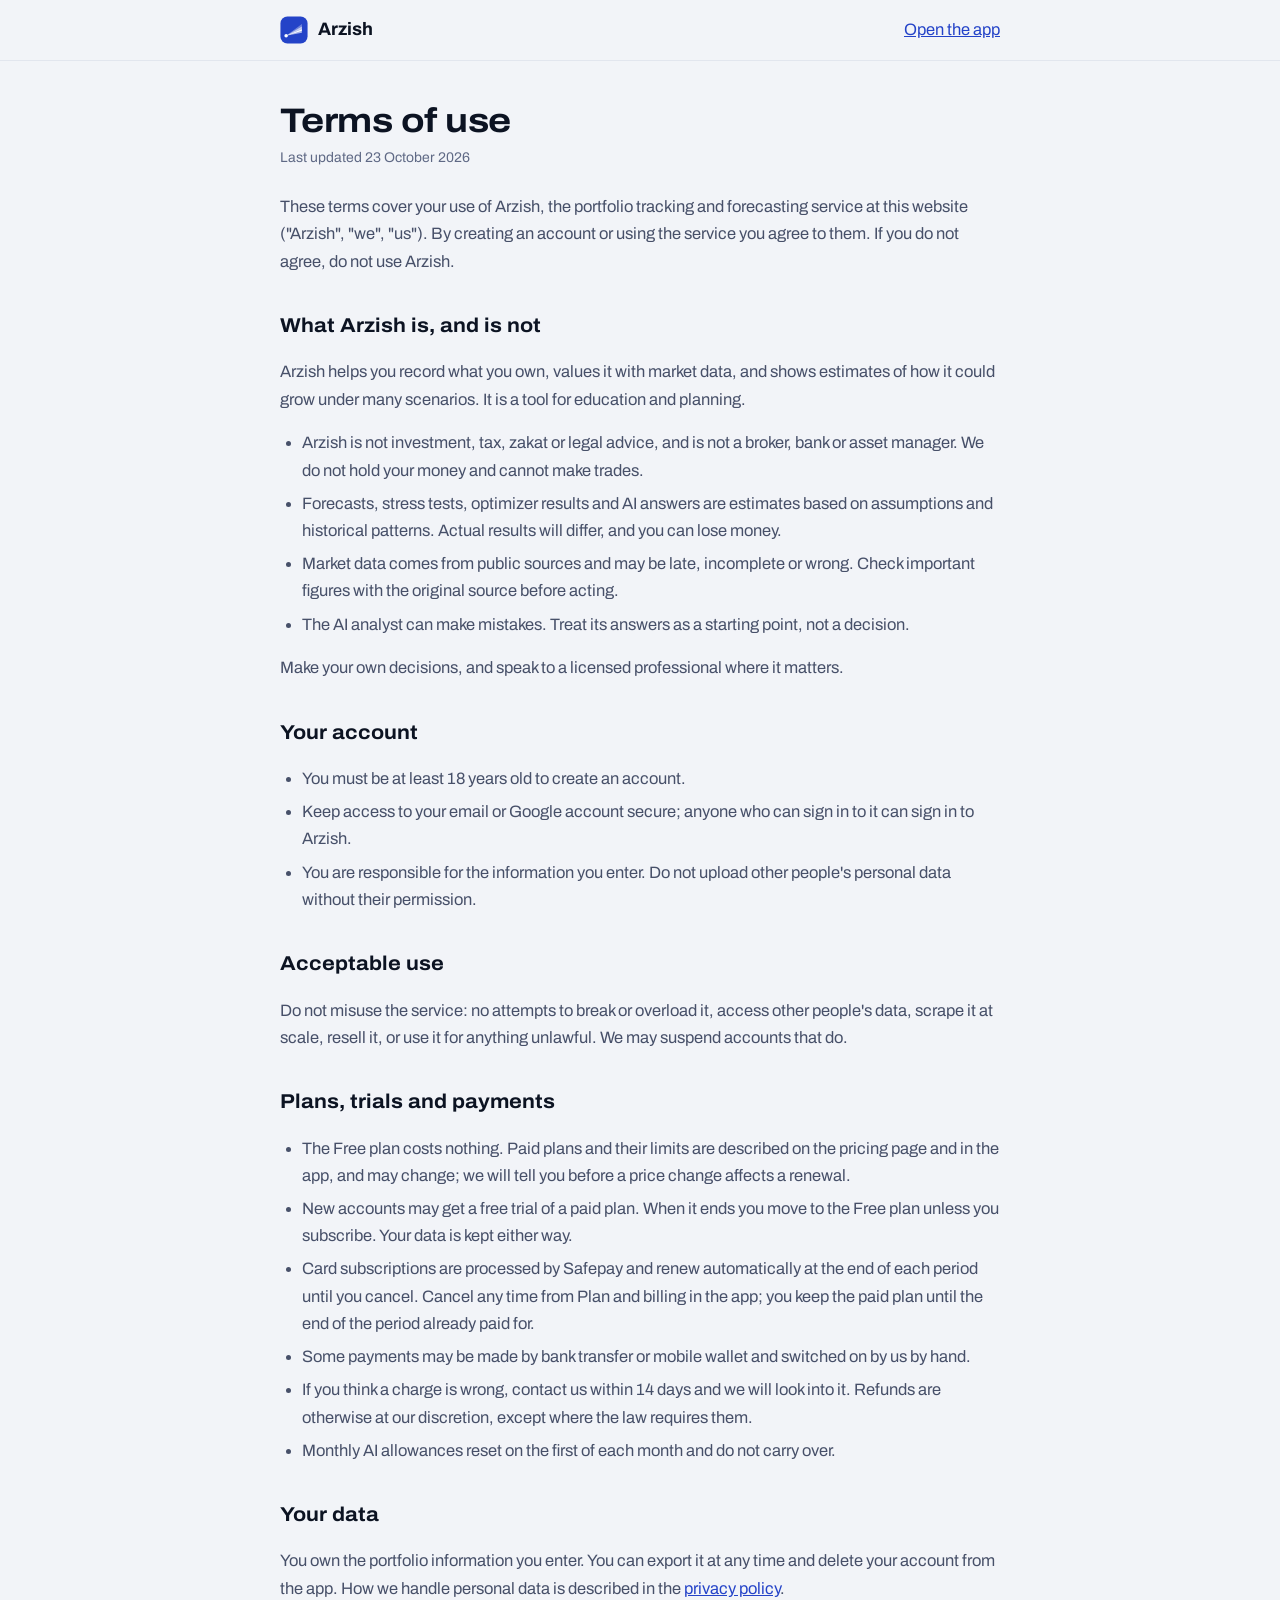
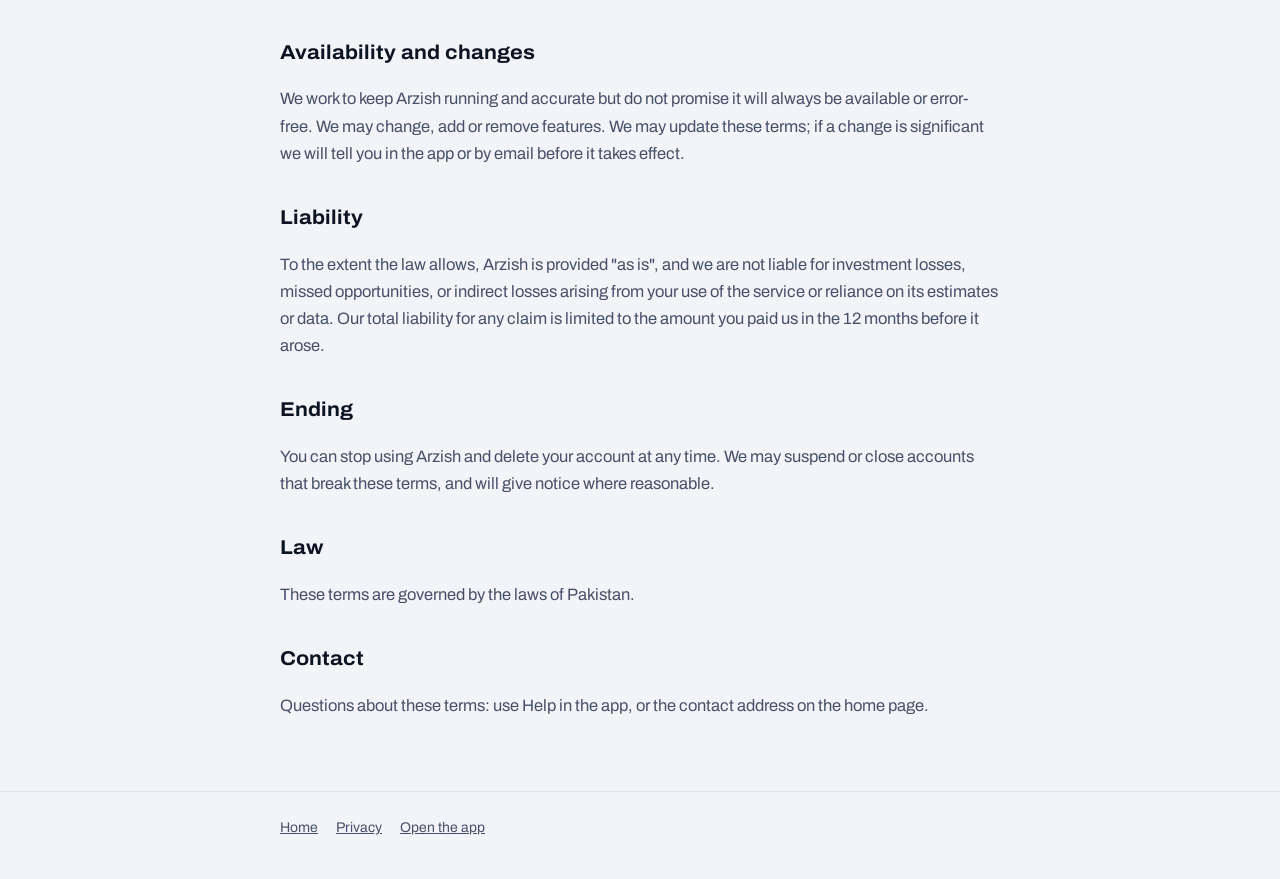
<file: terms.html>
<!doctype html>
<html lang="en">
<head>
<meta charset="utf-8">
<meta name="viewport" content="width=device-width,initial-scale=1">
<title>Terms of use · Arzish</title>
<meta name="description" content="The terms for using Arzish, the portfolio forecast analyzer.">
<link rel="icon" href="/favicon.svg" type="image/svg+xml">
<link rel="stylesheet" href="https://fonts.googleapis.com/css2?family=Archivo:wdth,wght@62..125,300..800&display=swap">
<link rel="stylesheet" href="/legal.css">
</head>
<body>
<header><div><a class="brand" href="/"><img src="/favicon.svg" width="28" height="28" alt="">Arzish</a><a href="/app">Open the app</a></div></header>
<main>
<h1>Terms of use</h1>
<p class="updated">Last updated 23 October 2026</p>

<p>These terms cover your use of Arzish, the portfolio tracking and forecasting service at this website ("Arzish", "we", "us"). By creating an account or using the service you agree to them. If you do not agree, do not use Arzish.</p>

<h2>What Arzish is, and is not</h2>
<p>Arzish helps you record what you own, values it with market data, and shows estimates of how it could grow under many scenarios. It is a tool for education and planning.</p>
<ul>
  <li>Arzish is not investment, tax, zakat or legal advice, and is not a broker, bank or asset manager. We do not hold your money and cannot make trades.</li>
  <li>Forecasts, stress tests, optimizer results and AI answers are estimates based on assumptions and historical patterns. Actual results will differ, and you can lose money.</li>
  <li>Market data comes from public sources and may be late, incomplete or wrong. Check important figures with the original source before acting.</li>
  <li>The AI analyst can make mistakes. Treat its answers as a starting point, not a decision.</li>
</ul>
<p>Make your own decisions, and speak to a licensed professional where it matters.</p>

<h2>Your account</h2>
<ul>
  <li>You must be at least 18 years old to create an account.</li>
  <li>Keep access to your email or Google account secure; anyone who can sign in to it can sign in to Arzish.</li>
  <li>You are responsible for the information you enter. Do not upload other people's personal data without their permission.</li>
</ul>

<h2>Acceptable use</h2>
<p>Do not misuse the service: no attempts to break or overload it, access other people's data, scrape it at scale, resell it, or use it for anything unlawful. We may suspend accounts that do.</p>

<h2>Plans, trials and payments</h2>
<ul>
  <li>The Free plan costs nothing. Paid plans and their limits are described on the pricing page and in the app, and may change; we will tell you before a price change affects a renewal.</li>
  <li>New accounts may get a free trial of a paid plan. When it ends you move to the Free plan unless you subscribe. Your data is kept either way.</li>
  <li>Card subscriptions are processed by Safepay and renew automatically at the end of each period until you cancel. Cancel any time from Plan and billing in the app; you keep the paid plan until the end of the period already paid for.</li>
  <li>Some payments may be made by bank transfer or mobile wallet and switched on by us by hand.</li>
  <li>If you think a charge is wrong, contact us within 14 days and we will look into it. Refunds are otherwise at our discretion, except where the law requires them.</li>
  <li>Monthly AI allowances reset on the first of each month and do not carry over.</li>
</ul>

<h2>Your data</h2>
<p>You own the portfolio information you enter. You can export it at any time and delete your account from the app. How we handle personal data is described in the <a href="/privacy">privacy policy</a>.</p>

<h2>Availability and changes</h2>
<p>We work to keep Arzish running and accurate but do not promise it will always be available or error-free. We may change, add or remove features. We may update these terms; if a change is significant we will tell you in the app or by email before it takes effect.</p>

<h2>Liability</h2>
<p>To the extent the law allows, Arzish is provided "as is", and we are not liable for investment losses, missed opportunities, or indirect losses arising from your use of the service or reliance on its estimates or data. Our total liability for any claim is limited to the amount you paid us in the 12 months before it arose.</p>

<h2>Ending</h2>
<p>You can stop using Arzish and delete your account at any time. We may suspend or close accounts that break these terms, and will give notice where reasonable.</p>

<h2>Law</h2>
<p>These terms are governed by the laws of Pakistan.</p>

<h2>Contact</h2>
<p>Questions about these terms: use Help in the app, or the contact address on the home page.</p>
</main>
<footer><div><a href="/">Home</a><a href="/privacy">Privacy</a><a href="/app">Open the app</a></div></footer>
</body>
</html>
</file>
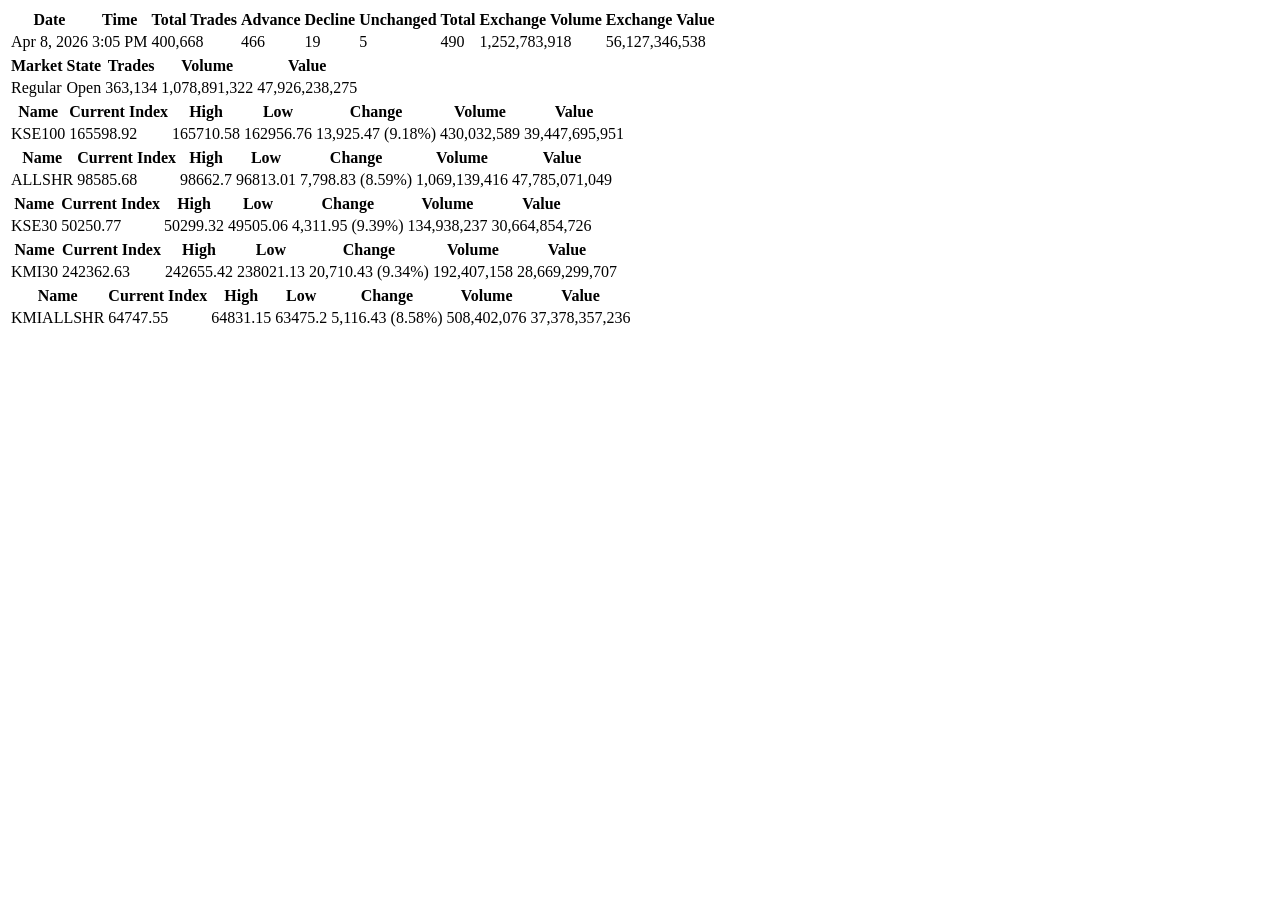
<file: tests/fixtures/psx_trading_panel.html>
<!doctype html><html><body><!-- Trimmed from psxdata tests/fixtures/trading_panel.html (MIT), PSX Data Portal, Apr 8 2026 -->
<table class="tbl"><thead class="tbl__head"><tr><th>Date</th><th class="center">Time</th><th class="center">Total Trades</th><th class="center">Advance</th><th class="center">Decline</th><th class="center">Unchanged</th><th class="center">Total</th><th class="center">Exchange Volume</th><th class="center">Exchange Value</th></tr></thead><tbody class="tbl__body"><tr><td>Apr 8, 2026</td><td class="center">3:05 PM</td><td class="center">400,668</td><td class="center">466</td><td class="center">19</td><td class="center">5</td><td class="center">490</td><td class="center">1,252,783,918</td><td class="center">56,127,346,538</td></tr></tbody></table>
<table class="tbl"><thead class="tbl__head"><tr><th>Market</th><th class="center">State</th><th class="center">Trades</th><th class="center">Volume</th><th class="center">Value</th></tr></thead><tbody class="tbl__body"><tr><td>Regular</td><td class="center">Open</td><td class="center">363,134</td><td class="center">1,078,891,322</td><td class="center">47,926,238,275</td></tr></tbody></table>
<table class="tbl"><thead class="tbl__head"><tr><th>Name</th><th>Current Index</th><th>High</th><th>Low</th><th>Change</th><th>Volume</th><th>Value</th></tr></thead><tbody class="tbl__body"><tr><td>KSE100</td><td>165598.92</td><td>165710.58</td><td>162956.76</td><td class="change__text--pos"><i class="icon-up-dir"></i> 13,925.47 (9.18%)</td><td>430,032,589</td><td>39,447,695,951</td></tr></tbody></table>
<table class="tbl"><thead class="tbl__head"><tr><th>Name</th><th>Current Index</th><th>High</th><th>Low</th><th>Change</th><th>Volume</th><th>Value</th></tr></thead><tbody class="tbl__body"><tr><td>ALLSHR</td><td>98585.68</td><td>98662.7</td><td>96813.01</td><td class="change__text--pos"><i class="icon-up-dir"></i> 7,798.83 (8.59%)</td><td>1,069,139,416</td><td>47,785,071,049</td></tr></tbody></table>
<table class="tbl"><thead class="tbl__head"><tr><th>Name</th><th>Current Index</th><th>High</th><th>Low</th><th>Change</th><th>Volume</th><th>Value</th></tr></thead><tbody class="tbl__body"><tr><td>KSE30</td><td>50250.77</td><td>50299.32</td><td>49505.06</td><td class="change__text--pos"><i class="icon-up-dir"></i> 4,311.95 (9.39%)</td><td>134,938,237</td><td>30,664,854,726</td></tr></tbody></table>
<table class="tbl"><thead class="tbl__head"><tr><th>Name</th><th>Current Index</th><th>High</th><th>Low</th><th>Change</th><th>Volume</th><th>Value</th></tr></thead><tbody class="tbl__body"><tr><td>KMI30</td><td>242362.63</td><td>242655.42</td><td>238021.13</td><td class="change__text--pos"><i class="icon-up-dir"></i> 20,710.43 (9.34%)</td><td>192,407,158</td><td>28,669,299,707</td></tr></tbody></table>
<table class="tbl"><thead class="tbl__head"><tr><th>Name</th><th>Current Index</th><th>High</th><th>Low</th><th>Change</th><th>Volume</th><th>Value</th></tr></thead><tbody class="tbl__body"><tr><td>KMIALLSHR</td><td>64747.55</td><td>64831.15</td><td>63475.2</td><td class="change__text--pos"><i class="icon-up-dir"></i> 5,116.43 (8.58%)</td><td>508,402,076</td><td>37,378,357,236</td></tr></tbody></table>
</body></html>
</file>
<file: assets/app-0e7ed1f25d.css>
/* Layout concept: a research-desk workstation. Fixed sidebar, one filter row, quiet porcelain
   surfaces with a single lapis accent; color is reserved for data. Dark theme: lapis night. */
:root {
  --bg: #F2F4F8;
  --surface: #FFFFFF;
  --surface-2: #F7F8FB;
  --surface-3: #EDF0F6;
  --line: #E2E6EE;
  --line-2: #CDD4E1;
  --ink: #0C1322;
  --ink-2: #475069;
  --ink-3: #5F6985;
  --accent: #2443C8;
  --accent-2: #1B35A8;
  --accent-ink: #FFFFFF;
  --accent-soft: #E9EEFC;
  --accent-line: #C3CEF5;
  --good: #0CA30C;
  --good-ink: #0A6B1F;
  --good-soft: #E7F5E7;
  --warn: #FAB219;
  --warn-ink: #8A5A00;
  --warn-soft: #FEF4DC;
  --serious: #EC835A;
  --serious-soft: #FDEEE6;
  --critical: #D03B3B;
  --critical-ink: #B42323;
  --critical-soft: #FBEAEA;
  --c1: #2A78D6; --c2: #EB6834; --c3: #1BAF7A; --c4: #EDA100;
  --c5: #E87BA4; --c6: #008300; --c7: #6250D6; --c8: #E34948;
  --c-other: #98A1B3;
  --grid: #E8EBF1;
  --axis: #C9D0DC;
  --chart-text: #5F6985;
  --shadow-1: 0 1px 2px rgba(12, 19, 34, 0.05), 0 1px 1px rgba(12, 19, 34, 0.03);
  --shadow-2: 0 12px 32px rgba(12, 19, 34, 0.14), 0 2px 6px rgba(12, 19, 34, 0.06);
  --scrim: rgba(12, 19, 34, 0.36);
  --font-ui: "Archivo", system-ui, -apple-system, "Segoe UI", Roboto, "Helvetica Neue", sans-serif;
  --font-mono: "JetBrains Mono", ui-monospace, SFMono-Regular, Menlo, Consolas, monospace;
  --r: 10px;
  --r-sm: 7px;
  --side-w: 236px;
  --drawer-w: 440px;
}
@media (prefers-color-scheme: dark) {
  :root:not([data-theme="light"]) {
    --bg: #0A0F1C; --surface: #111829; --surface-2: #161E31; --surface-3: #1C2539;
    --line: #242E46; --line-2: #313D5A;
    --ink: #E8ECF6; --ink-2: #B0B9CF; --ink-3: #8A93AB;
    --accent: #7F96FF; --accent-2: #9DB0FF; --accent-ink: #0A0F1C; --accent-soft: #1B2654; --accent-line: #36478E;
    --good-ink: #3DD13D; --good-soft: rgba(12, 163, 12, 0.16);
    --warn-ink: #FAB219; --warn-soft: rgba(250, 178, 25, 0.14);
    --serious-soft: rgba(236, 131, 90, 0.16);
    --critical-ink: #FF8080; --critical-soft: rgba(208, 59, 59, 0.18);
    --c1: #3987E5; --c2: #D95926; --c3: #199E70; --c4: #C98500;
    --c5: #D55181; --c6: #008300; --c7: #9085E9; --c8: #E66767;
    --c-other: #6E7891;
    --grid: #1F2840; --axis: #313D5A; --chart-text: #8A93AB;
    --shadow-1: 0 1px 2px rgba(0, 0, 0, 0.3);
    --shadow-2: 0 16px 40px rgba(0, 0, 0, 0.5), 0 2px 8px rgba(0, 0, 0, 0.3);
    --scrim: rgba(2, 5, 12, 0.6);
    color-scheme: dark;
  }
}
:root[data-theme="dark"] {
  --bg: #0A0F1C; --surface: #111829; --surface-2: #161E31; --surface-3: #1C2539;
  --line: #242E46; --line-2: #313D5A;
  --ink: #E8ECF6; --ink-2: #B0B9CF; --ink-3: #8A93AB;
  --accent: #7F96FF; --accent-2: #9DB0FF; --accent-ink: #0A0F1C; --accent-soft: #1B2654; --accent-line: #36478E;
  --good-ink: #3DD13D; --good-soft: rgba(12, 163, 12, 0.16);
  --warn-ink: #FAB219; --warn-soft: rgba(250, 178, 25, 0.14);
  --serious-soft: rgba(236, 131, 90, 0.16);
  --critical-ink: #FF8080; --critical-soft: rgba(208, 59, 59, 0.18);
  --c1: #3987E5; --c2: #D95926; --c3: #199E70; --c4: #C98500;
  --c5: #D55181; --c6: #008300; --c7: #9085E9; --c8: #E66767;
  --c-other: #6E7891;
  --grid: #1F2840; --axis: #313D5A; --chart-text: #8A93AB;
  --shadow-1: 0 1px 2px rgba(0, 0, 0, 0.3);
  --shadow-2: 0 16px 40px rgba(0, 0, 0, 0.5), 0 2px 8px rgba(0, 0, 0, 0.3);
  --scrim: rgba(2, 5, 12, 0.6);
  color-scheme: dark;
}

* { box-sizing: border-box; }
html, body { height: 100%; }
body {
  margin: 0;
  background: var(--bg);
  color: var(--ink);
  font-family: var(--font-ui);
  font-size: 14px;
  line-height: 1.45;
  -webkit-font-smoothing: antialiased;
  text-rendering: optimizeLegibility;
}
body::before {
  content: "";
  position: fixed;
  inset: 0 0 auto;
  height: env(safe-area-inset-top, 0px);
  z-index: 60;
  background: var(--surface);
}
button, input, select, textarea { font: inherit; color: inherit; }
a { color: var(--accent); text-decoration: none; }
a:hover { text-decoration: underline; }
:focus-visible { outline: 2px solid var(--accent); outline-offset: 2px; border-radius: 4px; }
.num, .tabnum, table { font-variant-numeric: tabular-nums; }
.mono { font-family: var(--font-mono); font-size: 0.92em; letter-spacing: -0.01em; }
.muted { color: var(--ink-3); }
.ink2 { color: var(--ink-2); }
.small { font-size: 12.5px; }
.tiny { font-size: 11.5px; }
.strong { font-weight: 600; }
.nowrap { white-space: nowrap; }
.right { text-align: right; }
.center { text-align: center; }
.up { color: var(--good-ink); }
.down { color: var(--critical-ink); }
.sr-only { position: absolute; width: 1px; height: 1px; margin: -1px; padding: 0; border: 0; overflow: hidden; clip: rect(0 0 0 0); white-space: nowrap; }
.eyebrow {
  font-size: 11px;
  font-weight: 600;
  letter-spacing: 0.07em;
  text-transform: uppercase;
  color: var(--ink-3);
}
h1, h2, h3, h4 { margin: 0; text-wrap: balance; }
p { margin: 0; }

/* ---------- App shell ---------- */
.app {
  display: grid;
  grid-template-columns: var(--side-w) minmax(0, 1fr);
  min-height: 100%;
}
.sidebar {
  position: sticky;
  top: env(safe-area-inset-top, 0px);
  height: calc(100vh - env(safe-area-inset-top, 0px));
  height: calc(100dvh - env(safe-area-inset-top, 0px));
  display: flex;
  flex-direction: column;
  gap: 4px;
  padding: 16px 12px 12px max(12px, env(safe-area-inset-left, 0px));
  background: var(--surface);
  border-right: 1px solid var(--line);
  overflow-y: auto;
  z-index: 30;
}
.brand { display: flex; align-items: center; gap: 10px; padding: 4px 8px 14px; color: var(--ink); }
.brand:hover { text-decoration: none; }
.brand-mark { width: 28px; height: 28px; flex: none; }
.brand-name {
  font-weight: 750;
  font-stretch: 122%;
  font-size: 17px;
  letter-spacing: 0.06em;
  text-transform: uppercase;
}
.brand-sub { font-size: 11px; color: var(--ink-3); letter-spacing: 0.01em; margin-top: -1px; }
.nav-group { display: flex; flex-direction: column; gap: 1px; margin-bottom: 8px; }
.nav-group .eyebrow { padding: 8px 10px 4px; }
.nav-item {
  display: flex;
  align-items: center;
  gap: 10px;
  padding: 7px 10px;
  border: 0;
  border-radius: var(--r-sm);
  background: none;
  color: var(--ink-2);
  font-size: 13.5px;
  font-weight: 500;
  text-align: left;
  cursor: pointer;
  width: 100%;
}
.nav-item svg { width: 17px; height: 17px; flex: none; color: var(--ink-3); }
.nav-item:hover { background: var(--surface-3); color: var(--ink); }
.nav-item[aria-current="page"] { background: var(--accent-soft); color: var(--accent); font-weight: 600; }
.nav-item[aria-current="page"] svg { color: var(--accent); }
.nav-label { overflow: hidden; text-overflow: ellipsis; white-space: nowrap; }
.side-foot { margin-top: auto; padding: 10px; border-top: 1px solid var(--line); display: flex; flex-direction: column; gap: 6px; }

.main { min-width: 0; display: flex; flex-direction: column; }
.topbar {
  position: sticky;
  top: env(safe-area-inset-top, 0px);
  z-index: 20;
  display: flex;
  align-items: center;
  gap: 10px;
  flex-wrap: wrap;
  padding-block: 10px;
  padding-left: max(20px, env(safe-area-inset-left, 0px));
  padding-right: max(20px, env(safe-area-inset-right, 0px));
  background: color-mix(in srgb, var(--surface) 92%, transparent);
  backdrop-filter: saturate(1.4) blur(8px);
  -webkit-backdrop-filter: saturate(1.4) blur(8px);
  border-bottom: 1px solid var(--line);
}
.topbar .spacer { flex: 1; }
.menu-btn { display: none; }
.pf-switch { display: flex; align-items: center; gap: 8px; min-width: 0; }
.pf-switch select { max-width: 280px; font-weight: 600; }
.filterbar {
  display: flex;
  align-items: center;
  gap: 8px;
  padding-block: 10px;
  padding-left: max(20px, env(safe-area-inset-left, 0px));
  padding-right: max(20px, env(safe-area-inset-right, 0px));
  border-bottom: 1px solid var(--line);
  background: var(--surface-2);
  flex-wrap: wrap;
  row-gap: 6px;
}
.filterbar .sep { width: 1px; align-self: stretch; background: var(--line); margin: 2px 4px; flex: none; }
.filterbar .filter-note { margin-left: auto; white-space: nowrap; padding-left: 8px; }
.content {
  width: 100%;
  max-width: 1480px;
  margin: 0 auto;
  padding-block: 22px 64px;
  padding-left: max(20px, env(safe-area-inset-left, 0px));
  padding-right: max(20px, env(safe-area-inset-right, 0px));
  display: flex;
  flex-direction: column;
  gap: 18px;
}
.page-head { display: flex; align-items: flex-end; justify-content: space-between; gap: 16px; flex-wrap: wrap; }
.page-title { font-size: 24px; line-height: 1.15; font-weight: 650; font-stretch: 112%; letter-spacing: -0.005em; }
.page-sub { color: var(--ink-2); margin-top: 4px; max-width: 72ch; }
.page-actions { display: flex; gap: 8px; flex-wrap: wrap; }

/* ---------- Grid ---------- */
.grid { display: grid; gap: 16px; grid-template-columns: repeat(12, minmax(0, 1fr)); }
.span-12 { grid-column: span 12; } .span-8 { grid-column: span 8; } .span-7 { grid-column: span 7; }
.span-6 { grid-column: span 6; } .span-5 { grid-column: span 5; } .span-4 { grid-column: span 4; } .span-3 { grid-column: span 3; }
.stack { display: flex; flex-direction: column; gap: 12px; min-width: 0; }
.row { display: flex; align-items: center; gap: 8px; flex-wrap: wrap; }
.row-between { display: flex; align-items: center; justify-content: space-between; gap: 8px; flex-wrap: wrap; }

/* ---------- Cards ---------- */
.card {
  background: var(--surface);
  border: 1px solid var(--line);
  border-radius: var(--r);
  box-shadow: var(--shadow-1);
  min-width: 0;
  display: flex;
  flex-direction: column;
}
.card-h {
  display: flex;
  align-items: flex-start;
  justify-content: space-between;
  gap: 12px;
  padding: 14px 16px 6px;
  flex-wrap: wrap;
}
.card-title { font-size: 14px; font-weight: 600; color: var(--ink); }
.card-sub { font-size: 12.5px; color: var(--ink-3); margin-top: 2px; }
.card-b { padding: 8px 16px 16px; min-width: 0; }
.card-b.flush { padding: 0; }
.card-f { padding: 10px 16px; border-top: 1px solid var(--line); display: flex; gap: 8px; align-items: center; flex-wrap: wrap; }
.card.tint { background: var(--surface-2); box-shadow: none; }
.card.accent { border-color: var(--accent-line); }

/* ---------- Hero ---------- */
.hero { padding: 18px 20px; display: flex; flex-direction: column; gap: 10px; }
.hero-value {
  font-size: 46px;
  line-height: 1.02;
  font-weight: 650;
  font-stretch: 108%;
  letter-spacing: -0.02em;
}
.hero-meta { display: flex; gap: 8px 16px; flex-wrap: wrap; color: var(--ink-2); font-size: 13px; }

/* ---------- Stat tiles ---------- */
.stats { display: grid; grid-template-columns: repeat(auto-fill, minmax(168px, 1fr)); gap: 12px; }
.stat {
  background: var(--surface);
  border: 1px solid var(--line);
  border-radius: var(--r);
  padding: 12px 14px;
  display: flex;
  flex-direction: column;
  gap: 4px;
  min-width: 0;
  box-shadow: var(--shadow-1);
}
.stat-label { font-size: 12.5px; color: var(--ink-3); display: flex; align-items: center; gap: 6px; }
.stat-value { font-size: 22px; font-weight: 650; line-height: 1.15; font-stretch: 104%; letter-spacing: -0.01em; overflow-wrap: anywhere; }
.stat-note { font-size: 12px; color: var(--ink-2); }
.stat.plain { box-shadow: none; background: var(--surface-2); }

/* ---------- Buttons ---------- */
.btn {
  display: inline-flex;
  align-items: center;
  justify-content: center;
  gap: 7px;
  height: 34px;
  padding: 0 13px;
  border-radius: var(--r-sm);
  border: 1px solid var(--line-2);
  background: var(--surface);
  color: var(--ink);
  font-size: 13.5px;
  font-weight: 550;
  cursor: pointer;
  white-space: nowrap;
  transition: background 0.12s, border-color 0.12s, color 0.12s;
  position: relative;
}
.btn svg { width: 16px; height: 16px; flex: none; }
.btn:hover { background: var(--surface-3); }
.btn:disabled { opacity: 0.5; cursor: not-allowed; }
.btn.primary { background: var(--accent); border-color: var(--accent); color: var(--accent-ink); }
.btn.primary:hover { background: var(--accent-2); border-color: var(--accent-2); }
.btn.ghost { border-color: transparent; background: transparent; color: var(--ink-2); }
.btn.ghost:hover { background: var(--surface-3); color: var(--ink); }
.btn.danger { color: var(--critical-ink); }
.btn.danger:hover { background: var(--critical-soft); border-color: var(--critical); }
.btn.sm { height: 28px; padding: 0 10px; font-size: 12.5px; }
.btn.icon { width: 34px; padding: 0; }
.btn.icon.sm { width: 28px; }
.btn.ai { background: var(--ink); border-color: var(--ink); color: var(--surface); }
.btn.ai:hover { background: var(--ink-2); border-color: var(--ink-2); }
.linkbtn { border: 0; background: none; padding: 0; color: var(--accent); cursor: pointer; font-weight: 550; }
.linkbtn:hover { text-decoration: underline; }

/* ---------- Segmented, chips, badges ---------- */
.seg {
  display: inline-flex;
  padding: 2px;
  border-radius: 8px;
  background: var(--surface-3);
  border: 1px solid var(--line);
  gap: 2px;
  flex: none;
}
.seg button {
  border: 0;
  background: transparent;
  height: 28px;
  padding: 0 10px;
  border-radius: 6px;
  font-size: 12.5px;
  font-weight: 550;
  color: var(--ink-2);
  cursor: pointer;
  white-space: nowrap;
}
.seg button[aria-pressed="true"] { background: var(--surface); color: var(--ink); box-shadow: var(--shadow-1); }
.seg.sm button { height: 24px; padding: 0 8px; font-size: 12px; }
.chip {
  display: inline-flex;
  align-items: center;
  gap: 6px;
  height: 28px;
  padding: 0 10px;
  border-radius: 999px;
  border: 1px solid var(--line-2);
  background: var(--surface);
  color: var(--ink-2);
  font-size: 12.5px;
  font-weight: 550;
  cursor: pointer;
  white-space: nowrap;
  flex: none;
}
.chip:hover { border-color: var(--ink-3); color: var(--ink); }
.chip[aria-pressed="true"] { background: var(--accent-soft); border-color: var(--accent-line); color: var(--accent); }
.swatch { width: 9px; height: 9px; border-radius: 3px; flex: none; display: inline-block; }
.lkey { width: 14px; height: 2px; border-radius: 2px; flex: none; display: inline-block; }
.badge {
  display: inline-flex;
  align-items: center;
  gap: 4px;
  padding: 1px 7px;
  border-radius: 5px;
  font-size: 11.5px;
  font-weight: 600;
  background: var(--surface-3);
  color: var(--ink-2);
  white-space: nowrap;
}
.badge.accent { background: var(--accent-soft); color: var(--accent); }
.badge.example { background: var(--warn-soft); color: var(--warn-ink); }
.pill {
  display: inline-flex;
  align-items: center;
  gap: 5px;
  padding: 2px 8px 2px 6px;
  border-radius: 999px;
  font-size: 12px;
  font-weight: 600;
  white-space: nowrap;
}
.pill svg { width: 13px; height: 13px; }
.pill.good { background: var(--good-soft); color: var(--good-ink); }
.pill.warn { background: var(--warn-soft); color: var(--warn-ink); }
.pill.serious { background: var(--serious-soft); color: var(--critical-ink); }
.pill.critical { background: var(--critical-soft); color: var(--critical-ink); }
.pill.neutral { background: var(--surface-3); color: var(--ink-2); }

/* ---------- Forms ---------- */
.field { display: flex; flex-direction: column; gap: 5px; min-width: 0; }
.field > label, .field > .label { font-size: 12.5px; font-weight: 550; color: var(--ink-2); }
.field .hint { font-size: 11.5px; color: var(--ink-3); }
.input, .select, textarea.input {
  width: 100%;
  height: 34px;
  padding: 0 10px;
  border: 1px solid var(--line-2);
  border-radius: var(--r-sm);
  background: var(--surface);
  color: var(--ink);
  font-size: 13.5px;
  min-width: 0;
}
textarea.input { height: auto; min-height: 84px; padding: 8px 10px; resize: vertical; line-height: 1.45; }
.input:focus, .select:focus { outline: none; border-color: var(--accent); box-shadow: 0 0 0 3px var(--accent-soft); }
.input.num { text-align: right; }
.input-group { display: flex; align-items: stretch; min-width: 0; }
.input-group .addon {
  display: inline-flex;
  align-items: center;
  padding: 0 9px;
  border: 1px solid var(--line-2);
  background: var(--surface-3);
  color: var(--ink-3);
  font-size: 12.5px;
  white-space: nowrap;
}
.input-group .addon:first-child { border-right: 0; border-radius: var(--r-sm) 0 0 var(--r-sm); }
.input-group .addon:last-child { border-left: 0; border-radius: 0 var(--r-sm) var(--r-sm) 0; }
.input-group .input:not(:first-child) { border-top-left-radius: 0; border-bottom-left-radius: 0; }
.input-group .input:not(:last-child) { border-top-right-radius: 0; border-bottom-right-radius: 0; }
.select { padding-right: 28px; appearance: none; background-image: linear-gradient(45deg, transparent 50%, var(--ink-3) 50%), linear-gradient(135deg, var(--ink-3) 50%, transparent 50%); background-position: calc(100% - 15px) 14px, calc(100% - 10px) 14px; background-size: 5px 5px; background-repeat: no-repeat; }
.form-grid { display: grid; grid-template-columns: repeat(2, minmax(0, 1fr)); gap: 12px 14px; }
.form-grid .full { grid-column: 1 / -1; }
.check { display: inline-flex; align-items: center; gap: 8px; cursor: pointer; font-size: 13.5px; }
.check input { width: 16px; height: 16px; accent-color: var(--accent); }
.toggle { position: relative; display: inline-flex; align-items: center; gap: 8px; cursor: pointer; font-size: 13px; color: var(--ink-2); }
.toggle input { appearance: none; width: 32px; height: 18px; border-radius: 999px; background: var(--line-2); position: relative; cursor: pointer; transition: background 0.15s; flex: none; margin: 0; }
.toggle input::after { content: ""; position: absolute; top: 2px; left: 2px; width: 14px; height: 14px; border-radius: 50%; background: var(--surface); box-shadow: 0 1px 2px rgba(0,0,0,0.25); transition: transform 0.15s; }
.toggle input:checked { background: var(--accent); }
.toggle input:checked::after { transform: translateX(14px); }
.slider-row { display: grid; grid-template-columns: minmax(0, 1fr) auto; gap: 4px 12px; align-items: center; }
.slider-row .label { font-size: 12.5px; color: var(--ink-2); font-weight: 550; }
.slider-row .val { font-size: 13px; font-weight: 650; text-align: right; }
.slider-row input[type="range"] { grid-column: 1 / -1; width: 100%; accent-color: var(--accent); margin: 2px 0 0; }

/* ---------- Tables ---------- */
.table-wrap { overflow-x: auto; min-width: 0; position: relative; }
table.t { width: 100%; border-collapse: collapse; font-size: 13px; }
table.t th {
  position: sticky;
  top: 0;
  background: var(--surface);
  text-align: left;
  font-weight: 600;
  font-size: 11.5px;
  letter-spacing: 0.04em;
  text-transform: uppercase;
  color: var(--ink-3);
  padding: 9px 10px;
  border-bottom: 1px solid var(--line);
  white-space: nowrap;
  z-index: 1;
}
table.t td { padding: 9px 10px; border-bottom: 1px solid var(--line); vertical-align: middle; }
table.t tr:last-child td { border-bottom: 0; }
table.t td.num, table.t th.num { text-align: right; white-space: nowrap; }
table.t tbody tr:hover td { background: var(--surface-2); }
table.t tr.group td { background: var(--surface-2); font-weight: 600; font-size: 12.5px; }
table.t tr.total td { font-weight: 650; border-top: 1px solid var(--line-2); background: var(--surface-2); }
table.t th.sortable { cursor: pointer; user-select: none; }
table.t th.sortable:hover { color: var(--ink); }
table.t .cell-name { display: flex; flex-direction: column; min-width: 0; }
table.t .cell-name .n1 { font-weight: 600; color: var(--ink); white-space: nowrap; overflow: hidden; text-overflow: ellipsis; max-width: 260px; }
table.t .cell-name .n2 { font-size: 12px; color: var(--ink-3); white-space: nowrap; overflow: hidden; text-overflow: ellipsis; max-width: 260px; }
table.t.compact td, table.t.compact th { padding: 7px 8px; }
.row-actions { display: flex; gap: 2px; justify-content: flex-end; }

/* ---------- Bars & meters ---------- */
.meter { height: 8px; border-radius: 999px; background: var(--surface-3); overflow: hidden; }
.meter > span { display: block; height: 100%; border-radius: 999px; }
.stackbar { display: flex; height: 14px; border-radius: 4px; overflow: hidden; gap: 2px; background: transparent; }
.stackbar > span { display: block; height: 100%; min-width: 2px; }
.barlist { display: flex; flex-direction: column; gap: 9px; }
.barlist .bl-row { display: grid; grid-template-columns: minmax(0, 1fr) auto; gap: 3px 10px; align-items: center; }
.barlist .bl-name { display: flex; align-items: center; gap: 7px; font-size: 13px; min-width: 0; }
.barlist .bl-name span:last-child { overflow: hidden; text-overflow: ellipsis; white-space: nowrap; }
.barlist .bl-val { font-size: 13px; font-weight: 600; text-align: right; white-space: nowrap; }
.barlist .bl-track { grid-column: 1 / -1; height: 6px; border-radius: 999px; background: var(--surface-3); overflow: hidden; }
.barlist .bl-track > span { display: block; height: 100%; border-radius: 999px; }

/* ---------- Charts ---------- */
.chart-card .card-b { padding-top: 4px; }
.chart { width: 100%; position: relative; }
.chart.dim { opacity: 0.45; transition: opacity 0.2s; }
.chart-legend { display: flex; flex-wrap: wrap; gap: 6px 14px; font-size: 12.5px; color: var(--ink-2); padding: 2px 0 6px; }
.chart-legend span { display: inline-flex; align-items: center; gap: 6px; }
.chart-legend button { border: 0; background: none; padding: 0; display: inline-flex; align-items: center; gap: 6px; cursor: pointer; color: var(--ink-2); font-size: 12.5px; }
.chart-legend button[aria-pressed="false"] { opacity: 0.4; }
.ec-tip { font-family: var(--font-ui); font-size: 12.5px; line-height: 1.4; min-width: 150px; }
.ec-tip .tt { font-size: 11.5px; color: var(--ink-3); margin-bottom: 4px; font-weight: 600; }
.ec-tip .tr { display: flex; align-items: center; gap: 8px; justify-content: space-between; }
.ec-tip .tr .k { display: inline-flex; align-items: center; gap: 6px; color: var(--ink-2); }
.ec-tip .tr .v { font-weight: 650; color: var(--ink); font-variant-numeric: tabular-nums; }
.ec-tip .lk { width: 12px; height: 2px; border-radius: 2px; display: inline-block; }
.ec-tip .sw { width: 9px; height: 9px; border-radius: 2px; display: inline-block; }

/* ---------- Tabs ---------- */
.tabs { display: flex; gap: 2px; border-bottom: 1px solid var(--line); overflow-x: auto; scrollbar-width: none; }
.tabs button {
  border: 0;
  background: none;
  padding: 9px 12px;
  font-size: 13px;
  font-weight: 550;
  color: var(--ink-3);
  cursor: pointer;
  border-bottom: 2px solid transparent;
  margin-bottom: -1px;
  white-space: nowrap;
}
.tabs button:hover { color: var(--ink); }
.tabs button[aria-selected="true"] { color: var(--accent); border-bottom-color: var(--accent); }
.tabs button:focus-visible { outline-offset: -2px; }

/* ---------- Overlays ---------- */
.scrim { position: fixed; inset: 0; background: var(--scrim); z-index: 70; animation: fade 0.15s ease-out; }
.modal {
  position: fixed;
  z-index: 71;
  left: 50%;
  top: 50%;
  transform: translate(-50%, -50%);
  width: min(720px, calc(100vw - 32px));
  max-height: min(88vh, 900px);
  background: var(--surface);
  border: 1px solid var(--line);
  border-radius: 14px;
  box-shadow: var(--shadow-2);
  display: flex;
  flex-direction: column;
  animation: pop 0.16s ease-out;
}
.modal.wide { width: min(980px, calc(100vw - 32px)); }
.modal-h { display: flex; align-items: center; justify-content: space-between; gap: 10px; padding: 16px 18px 10px; border-bottom: 1px solid var(--line); }
.modal-title { font-size: 16px; font-weight: 650; font-stretch: 106%; }
.modal-b { padding: 16px 18px; overflow-y: auto; min-height: 0; }
.modal-f { padding: 12px 18px; border-top: 1px solid var(--line); display: flex; justify-content: flex-end; gap: 8px; flex-wrap: wrap; }
.drawer {
  position: fixed;
  z-index: 50;
  top: 0;
  right: 0;
  bottom: 0;
  width: min(var(--drawer-w), 100vw);
  background: var(--surface);
  border-left: 1px solid var(--line);
  box-shadow: var(--shadow-2);
  display: flex;
  flex-direction: column;
  padding-top: env(safe-area-inset-top, 0px);
  padding-bottom: env(safe-area-inset-bottom, 0px);
  padding-right: env(safe-area-inset-right, 0px);
  animation: slidein 0.18s ease-out;
}
.toasts { position: fixed; bottom: max(16px, env(safe-area-inset-bottom, 0px)); left: 50%; transform: translateX(-50%); z-index: 90; display: flex; flex-direction: column; gap: 8px; align-items: center; pointer-events: none; }
.toast { background: var(--ink); color: var(--surface); padding: 9px 14px; border-radius: 9px; font-size: 13px; font-weight: 550; box-shadow: var(--shadow-2); animation: pop 0.15s ease-out; max-width: calc(100vw - 32px); }
@keyframes fade { from { opacity: 0; } to { opacity: 1; } }
@keyframes pop { from { opacity: 0; transform: translate(-50%, -48%) scale(0.98); } to { opacity: 1; transform: translate(-50%, -50%) scale(1); } }
.toast { animation-name: fade; }
@keyframes slidein { from { transform: translateX(24px); opacity: 0.6; } to { transform: none; opacity: 1; } }

/* ---------- Callouts ---------- */
.callout { display: flex; gap: 10px; padding: 10px 12px; border-radius: 9px; background: var(--surface-2); border: 1px solid var(--line); font-size: 13px; color: var(--ink-2); align-items: flex-start; }
.callout > svg { width: 16px; height: 16px; flex: none; margin-top: 2px; }
.callout.warn { background: var(--warn-soft); border-color: transparent; color: var(--ink); }
.callout.warn > svg { color: var(--warn-ink); }
.callout.info > svg { color: var(--accent); }
.callout.good { background: var(--good-soft); border-color: transparent; }
.callout.good > svg { color: var(--good-ink); }
.empty { padding: 28px 16px; text-align: center; color: var(--ink-3); display: flex; flex-direction: column; align-items: center; gap: 10px; }
.empty > svg { width: 28px; height: 28px; color: var(--ink-3); }
.kv { display: grid; grid-template-columns: minmax(0, 1fr) auto; gap: 7px 14px; font-size: 13px; }
.kv dt { color: var(--ink-2); }
.kv dd { margin: 0; text-align: right; font-weight: 600; font-variant-numeric: tabular-nums; }
.divider { height: 1px; background: var(--line); margin: 4px 0; }
.list-plain { list-style: none; margin: 0; padding: 0; display: flex; flex-direction: column; gap: 8px; }

/* ---------- Alerts list ---------- */
.alert-item { display: grid; grid-template-columns: auto minmax(0, 1fr); gap: 4px 10px; padding: 10px 0; border-bottom: 1px solid var(--line); }
.alert-item:last-child { border-bottom: 0; }
.alert-item .a-title { font-weight: 600; font-size: 13.5px; }
.alert-item .a-body { grid-column: 2; font-size: 13px; color: var(--ink-2); }

/* ---------- Goal cards ---------- */
.goal-card { padding: 14px 16px; display: flex; flex-direction: column; gap: 10px; }
.goal-top { display: flex; justify-content: space-between; gap: 8px; align-items: flex-start; }
.goal-name { font-weight: 650; font-size: 15px; }
.goal-figs { display: grid; grid-template-columns: repeat(3, minmax(0, 1fr)); gap: 8px; }
.goal-figs .gf-l { font-size: 11.5px; color: var(--ink-3); }
.goal-figs .gf-v { font-size: 14px; font-weight: 650; }
.prob-ring { display: flex; align-items: center; gap: 10px; }

/* ---------- Type picker ---------- */
.type-grid { display: grid; grid-template-columns: repeat(auto-fill, minmax(150px, 1fr)); gap: 8px; }
.type-btn { display: flex; flex-direction: column; align-items: flex-start; gap: 3px; padding: 10px 12px; border-radius: 9px; border: 1px solid var(--line); background: var(--surface); cursor: pointer; text-align: left; }
.type-btn:hover { border-color: var(--accent-line); background: var(--accent-soft); }
.type-btn .tb-name { font-weight: 600; font-size: 13.5px; display: flex; align-items: center; gap: 6px; }
.type-btn .tb-hint { font-size: 11.5px; color: var(--ink-3); line-height: 1.3; }

/* ---------- AI drawer ---------- */
.ai-head { display: flex; align-items: center; gap: 10px; padding: 12px 14px; border-bottom: 1px solid var(--line); }
.ai-head .ai-title { font-weight: 650; font-size: 15px; font-stretch: 106%; }
.ai-mark { width: 26px; height: 26px; border-radius: 8px; background: var(--ink); color: var(--surface); display: grid; place-items: center; flex: none; }
.ai-mark svg { width: 15px; height: 15px; }
.ai-body { flex: 1; overflow-y: auto; padding: 14px; display: flex; flex-direction: column; gap: 14px; min-height: 0; }
.ai-foot { border-top: 1px solid var(--line); padding: 10px 12px; display: flex; flex-direction: column; gap: 8px; }
.ai-input { display: flex; gap: 8px; align-items: flex-end; }
.ai-input textarea { flex: 1; min-height: 42px; max-height: 160px; height: 42px; padding: 10px 12px; border-radius: 10px; border: 1px solid var(--line-2); background: var(--surface); resize: none; line-height: 1.4; font-size: 13.5px; }
.ai-input textarea:focus { outline: none; border-color: var(--accent); box-shadow: 0 0 0 3px var(--accent-soft); }
.msg { display: flex; flex-direction: column; gap: 6px; max-width: 100%; }
.msg.user { align-items: flex-end; }
.msg.user .bubble { background: var(--accent-soft); color: var(--ink); border-radius: 12px 12px 4px 12px; padding: 8px 12px; max-width: 88%; white-space: pre-wrap; overflow-wrap: anywhere; }
.msg.assistant .bubble { color: var(--ink); max-width: 100%; overflow-wrap: anywhere; }
.msg .meta { font-size: 11.5px; color: var(--ink-3); display: flex; gap: 8px; align-items: center; flex-wrap: wrap; }
.tool-chip { display: inline-flex; align-items: center; gap: 6px; font-size: 11.5px; color: var(--ink-2); background: var(--surface-3); border-radius: 6px; padding: 2px 8px; }
.tool-chip.running::before { content: ""; width: 6px; height: 6px; border-radius: 50%; background: var(--accent); animation: pulse 1s infinite ease-in-out; }
@keyframes pulse { 0%, 100% { opacity: 0.25; } 50% { opacity: 1; } }
.thinking { display: inline-flex; gap: 4px; align-items: center; color: var(--ink-3); font-size: 13px; }
.thinking i { width: 5px; height: 5px; border-radius: 50%; background: var(--ink-3); animation: pulse 1.2s infinite ease-in-out; }
.thinking i:nth-child(2) { animation-delay: 0.15s; } .thinking i:nth-child(3) { animation-delay: 0.3s; }
.prompt-chips { display: flex; flex-wrap: wrap; gap: 6px; }
.prompt-chips button { border: 1px solid var(--line-2); background: var(--surface); border-radius: 999px; padding: 5px 10px; font-size: 12.5px; color: var(--ink-2); cursor: pointer; text-align: left; }
.prompt-chips button:hover { border-color: var(--accent-line); color: var(--accent); background: var(--accent-soft); }
.ai-chart { border: 1px solid var(--line); border-radius: 10px; padding: 10px 10px 4px; background: var(--surface); }

/* ---------- Markdown ---------- */
.md { font-size: 13.5px; line-height: 1.55; }
.md > * + * { margin-top: 8px; }
.md h1, .md h2, .md h3, .md h4 { font-size: 14.5px; font-weight: 650; margin-top: 14px; }
.md h1 { font-size: 16px; }
.md ul, .md ol { padding-left: 20px; margin: 6px 0; }
.md li + li { margin-top: 3px; }
.md table { border-collapse: collapse; font-size: 12.5px; width: 100%; display: block; overflow-x: auto; }
.md th, .md td { border-bottom: 1px solid var(--line); padding: 5px 8px; text-align: left; }
.md th { color: var(--ink-3); font-size: 11.5px; text-transform: uppercase; letter-spacing: 0.04em; }
.md code { font-family: var(--font-mono); font-size: 12px; background: var(--surface-3); padding: 1px 5px; border-radius: 4px; }
.md pre { background: var(--surface-3); padding: 10px; border-radius: 8px; overflow-x: auto; }
.md blockquote { margin: 0; padding-left: 10px; border-left: 3px solid var(--line-2); color: var(--ink-2); }
.md strong { font-weight: 650; }
.md a { word-break: break-word; }

/* ---------- Misc ---------- */
.sources { display: flex; flex-wrap: wrap; gap: 4px 12px; font-size: 11.5px; color: var(--ink-3); }
.sources a { color: var(--ink-3); text-decoration: underline; text-decoration-color: var(--line-2); }
.dot { width: 8px; height: 8px; border-radius: 50%; display: inline-block; flex: none; }
.legend-inline { display: inline-flex; align-items: center; gap: 6px; }
.scroll-y { max-height: 420px; overflow-y: auto; }
.mini-help { font-size: 12px; color: var(--ink-3); }
.spinner { width: 14px; height: 14px; border-radius: 50%; border: 2px solid var(--line-2); border-top-color: var(--accent); animation: spin 0.8s linear infinite; display: inline-block; }
@keyframes spin { to { transform: rotate(360deg); } }
.drop-zone { border: 1.5px dashed var(--line-2); border-radius: 10px; padding: 18px; text-align: center; color: var(--ink-3); background: var(--surface-2); }
.drop-zone.over { border-color: var(--accent); background: var(--accent-soft); color: var(--accent); }
.mobile-only { display: none; }
.split { display: grid; grid-template-columns: minmax(280px, 340px) minmax(0, 1fr); gap: 16px; align-items: start; }
.sticky-panel { position: sticky; top: 72px; max-height: calc(100vh - 88px); max-height: calc(100dvh - 88px); overflow-y: auto; scrollbar-width: thin; }
.qcard { padding: 12px 14px; border: 1px solid var(--line); border-radius: 9px; display: flex; flex-direction: column; gap: 8px; }
.qopts { display: flex; flex-wrap: wrap; gap: 6px; }
.scenario-btn { display: flex; flex-direction: column; gap: 3px; text-align: left; padding: 10px 12px; border: 1px solid var(--line); border-radius: 9px; background: var(--surface); cursor: pointer; min-width: 0; }
.scenario-btn:hover { border-color: var(--accent-line); }
.scenario-btn[aria-pressed="true"] { border-color: var(--accent); background: var(--accent-soft); }
.scenario-btn .sb-name { font-weight: 600; font-size: 13px; }
.scenario-btn .sb-meta { font-size: 11.5px; color: var(--ink-3); }
.scenario-grid { display: grid; grid-template-columns: repeat(auto-fill, minmax(200px, 1fr)); gap: 8px; }

/* ---------- Responsive ---------- */
@media (max-width: 1180px) {
  .span-8, .span-7, .span-6, .span-5, .span-4 { grid-column: span 12; }
  .span-3 { grid-column: span 6; }
  .split { grid-template-columns: minmax(0, 1fr); }
  /* Results first on narrow screens; controls follow. */
  .split > .sticky-panel, .split > .split-side { order: 2; }
  .sticky-panel { position: static; max-height: none; overflow: visible; }
}
@media (max-width: 1100px) {
  :root { --side-w: 64px; }
  .sidebar { padding-inline: 8px; align-items: center; }
  .brand-text, .nav-label, .nav-group .eyebrow, .side-foot .sf-text { display: none; }
  .brand { padding: 4px 0 12px; }
  .nav-item { justify-content: center; padding: 9px; width: 44px; }
  .side-foot { padding: 8px 0; align-items: center; }
}
@media (max-width: 760px) {
  .app { grid-template-columns: minmax(0, 1fr); }
  .sidebar {
    position: fixed;
    left: 0;
    top: 0;
    bottom: 0;
    width: 264px;
    height: 100%;
    transform: translateX(-105%);
    transition: transform 0.2s ease;
    align-items: stretch;
    padding: calc(16px + env(safe-area-inset-top, 0px)) 12px 12px max(12px, env(safe-area-inset-left, 0px));
    box-shadow: var(--shadow-2);
  }
  .sidebar.open { transform: none; }
  .brand-text, .nav-label, .nav-group .eyebrow, .side-foot .sf-text { display: initial; }
  .nav-group .eyebrow { display: block; }
  .nav-item { justify-content: flex-start; width: 100%; padding: 8px 10px; }
  .side-foot { align-items: stretch; }
  .menu-btn { display: inline-flex; }
  .topbar { padding-left: max(12px, env(safe-area-inset-left, 0px)); padding-right: max(12px, env(safe-area-inset-right, 0px)); gap: 8px; }
  .filterbar { padding-left: max(12px, env(safe-area-inset-left, 0px)); padding-right: max(12px, env(safe-area-inset-right, 0px)); flex-wrap: nowrap; overflow-x: auto; scrollbar-width: thin; }
  .content { padding-left: max(16px, env(safe-area-inset-left, 0px)); padding-right: max(16px, env(safe-area-inset-right, 0px)); padding-top: 16px; gap: 14px; }
  .hide-sm { display: none !important; }
  .mobile-only { display: initial; }
  .span-3 { grid-column: span 12; }
  .hero-value { font-size: 36px; }
  .page-title { font-size: 21px; }
  .form-grid { grid-template-columns: minmax(0, 1fr); }
  .stats { grid-template-columns: repeat(2, minmax(0, 1fr)); }
  .goal-figs { grid-template-columns: repeat(2, minmax(0, 1fr)); }
  .pf-switch select { max-width: 170px; }
  .modal { width: calc(100vw - 16px); max-height: calc(100dvh - 24px); }
  .drawer { width: 100vw; border-left: 0; }
  .sticky-panel { position: static; max-height: none; overflow: visible; }
}
@media (prefers-reduced-motion: reduce) {
  *, *::before, *::after { animation-duration: 0.001ms !important; transition-duration: 0.001ms !important; }
}

/* ---- MUFAP fund linking (holding editor) */
.fund-hits { list-style: none; margin: 4px 0 0; padding: 4px; border: 1px solid var(--line); border-radius: var(--r-sm); background: var(--surface); max-height: 280px; overflow-y: auto; }
.fund-hits li + li { border-top: 1px solid var(--line); }
.fund-hits button { display: flex; flex-direction: column; gap: 2px; width: 100%; text-align: left; padding: 8px 10px; background: none; border: 0; border-radius: 6px; color: var(--ink); cursor: pointer; font: inherit; }
.fund-hits button:hover, .fund-hits button:focus-visible { background: var(--accent-soft); outline: none; }
.linked-fund { display: flex; align-items: center; justify-content: space-between; gap: 12px; padding: 10px 12px; border: 1px solid var(--line); border-left: 3px solid var(--accent); border-radius: var(--r-sm); background: var(--surface-2); }
.linked-fund > div { min-width: 0; }

/* ---- Daily data card (markets) */
.feed-list { display: grid; grid-template-columns: repeat(auto-fill, minmax(260px, 1fr)); gap: 10px; }
.feed-item { display: flex; flex-direction: column; gap: 3px; padding: 10px 12px; border: 1px solid var(--line); border-radius: var(--r-sm); background: var(--surface); min-width: 0; }
.feed-item .fi-top { display: flex; align-items: center; justify-content: space-between; gap: 8px; }
.feed-item .fi-what { font-size: 12px; color: var(--ink-3); }
.feed-item a { font-size: 12px; }

/* Web edition additions: account menu, notification bell, banners, paywalls, plan cards, sign-in
   and back office. Uses the app's design tokens so both themes follow automatically. */

.w-full { width: 100%; justify-content: center; }
.w-pop { position: relative; display: inline-flex; align-items: center; }
.w-dot {
  position: absolute; top: 2px; right: 0; min-width: 16px; height: 16px; padding: 0 4px; border-radius: 999px;
  background: var(--critical); color: #fff; font-size: 10.5px; font-weight: 700; line-height: 16px; text-align: center;
  pointer-events: none; box-shadow: 0 0 0 2px var(--surface);
}
.w-panel, .w-menu {
  position: absolute; top: 42px; right: 0; z-index: 60; background: var(--surface); border: 1px solid var(--line);
  border-radius: 12px; box-shadow: var(--shadow-2); animation: fade 0.12s ease-out;
}
.w-panel { width: min(380px, calc(100vw - 24px)); display: flex; flex-direction: column; max-height: min(70vh, 560px); }
.w-panel-h { display: flex; align-items: center; justify-content: space-between; gap: 8px; padding: 10px 12px 8px; border-bottom: 1px solid var(--line); }
.w-panel-b { overflow-y: auto; padding: 4px; }
.w-note {
  display: grid; grid-template-columns: 28px minmax(0, 1fr); gap: 8px; width: 100%; text-align: left; border: 0; background: none;
  padding: 9px 8px; border-radius: 9px; cursor: pointer; color: var(--ink); position: relative;
}
.w-note:hover { background: var(--surface-2); }
.w-note.unread { background: var(--accent-soft); }
.w-note.unread:hover { background: var(--accent-soft); filter: brightness(0.98); }
.w-note-i { width: 28px; height: 28px; border-radius: 8px; background: var(--surface-3); display: grid; place-items: center; color: var(--ink-2); }
.w-note-t { display: flex; flex-direction: column; gap: 2px; min-width: 0; }
.w-note-title { font-weight: 600; font-size: 13px; line-height: 1.35; }
.w-note-body { font-size: 12.5px; color: var(--ink-2); line-height: 1.4; }
.w-note-time { font-size: 11px; color: var(--ink-3); }

.w-avatar-btn { display: inline-flex; align-items: center; gap: 8px; border: 1px solid var(--line); background: var(--surface); border-radius: 999px; padding: 3px 10px 3px 3px; cursor: pointer; height: 34px; }
.w-avatar-btn:hover { background: var(--surface-3); }
.w-avatar { width: 26px; height: 26px; border-radius: 50%; background: var(--accent); color: var(--accent-ink); display: grid; place-items: center; font-weight: 700; font-size: 12.5px; }
.w-plan { font-size: 12.5px; font-weight: 600; color: var(--ink-2); white-space: nowrap; }
.w-menu { width: 260px; padding: 6px; }
/* The top bar is full on laptop screens; the plan name is in the menu and the banners. */
@media (max-width: 1499px) {
  .w-avatar-btn .w-plan { display: none; }
  .w-avatar-btn { padding: 3px; }
}
.w-menu-h { padding: 8px 10px 10px; border-bottom: 1px solid var(--line); margin-bottom: 4px; min-width: 0; }

.w-banners { display: flex; flex-direction: column; gap: 8px; margin-bottom: 16px; }
.w-banner {
  display: flex; align-items: center; gap: 10px; padding: 9px 12px; border-radius: 10px; background: var(--surface);
  border: 1px solid var(--line); font-size: 13px; color: var(--ink); flex-wrap: wrap;
}
.w-banner > svg { flex: none; color: var(--accent); }
.w-banner-t { flex: 1 1 260px; min-width: 0; line-height: 1.45; }
.w-banner.accent { background: var(--accent-soft); border-color: var(--accent-line); }
.w-banner.good { background: var(--good-soft); border-color: transparent; }
.w-banner.good > svg { color: var(--good-ink); }
.w-banner.warn { background: var(--warn-soft); border-color: transparent; }
.w-banner.warn > svg { color: var(--warn-ink); }
.w-banner a { color: var(--accent); }

.w-paywall { display: flex; flex-direction: column; align-items: center; text-align: center; gap: 12px; padding: 28px 16px; max-width: 520px; margin: 0 auto; }
.w-paywall h2 { margin: 0; font-size: 18px; font-stretch: 106%; }
.w-paywall ul { list-style: none; margin: 0; padding: 0; display: flex; flex-direction: column; gap: 8px; text-align: left; }
.w-paywall li { display: flex; gap: 8px; align-items: flex-start; font-size: 13.5px; color: var(--ink-2); }
.w-paywall li svg { color: var(--good-ink); margin-top: 3px; flex: none; }
.w-paywall-icon { width: 44px; height: 44px; border-radius: 12px; background: var(--accent-soft); color: var(--accent); display: grid; place-items: center; }

.w-teaser { display: flex; align-items: center; gap: 8px; font-size: 13px; color: var(--ink-2); padding: 8px 12px; border: 1px dashed var(--line-2); border-radius: 10px; flex-wrap: wrap; }
.w-teaser > svg { color: var(--accent); }

.w-plan-grid { display: grid; grid-template-columns: repeat(auto-fit, minmax(240px, 1fr)); gap: 12px; }
.w-plan-card { border: 1px solid var(--line); border-radius: 12px; padding: 16px; display: flex; flex-direction: column; gap: 8px; background: var(--surface); }
.w-plan-card.featured { border-color: var(--accent); box-shadow: 0 0 0 3px var(--accent-soft); }
.w-plan-name { font-weight: 650; font-size: 16px; font-stretch: 106%; }
.w-plan-price { font-size: 26px; font-weight: 700; letter-spacing: -0.01em; font-stretch: 104%; }
.w-plan-feats { list-style: none; margin: 4px 0 6px; padding: 0; display: flex; flex-direction: column; gap: 6px; flex: 1; }
.w-plan-feats li { display: flex; gap: 7px; align-items: flex-start; font-size: 13px; color: var(--ink-2); }
.w-plan-feats li svg { color: var(--good-ink); margin-top: 2px; flex: none; }
.w-plan-now { display: flex; align-items: center; justify-content: space-between; gap: 12px; padding: 14px; border-radius: 12px; background: var(--surface-2); border: 1px solid var(--line); flex-wrap: wrap; }

.w-rule { display: grid; grid-template-columns: minmax(0, 1fr) auto auto; gap: 10px; align-items: center; padding: 6px 0; border-bottom: 1px solid var(--line); }
.w-rule:last-child { border-bottom: 0; }
.w-invite { display: flex; gap: 12px; align-items: flex-start; padding: 14px; border-radius: 12px; background: var(--accent-soft); }
.w-invite > svg { color: var(--accent); flex: none; }
.w-reply { margin-top: 8px; padding: 8px 10px; border-radius: 8px; background: var(--surface); border-left: 3px solid var(--accent); white-space: pre-wrap; }
.w-json { margin: 0; padding: 12px; border-radius: 9px; background: var(--surface-2); border: 1px solid var(--line); font-family: var(--font-mono); font-size: 12px; line-height: 1.5; overflow: auto; max-height: 60vh; white-space: pre-wrap; word-break: break-word; }
.w-status { display: flex; gap: 10px; align-items: flex-start; padding: 8px 0; }
.w-kpi-warn { border-color: var(--warn); }
.w-kpi-good { border-color: var(--good); }

/* Sign in */
.w-auth { min-height: 100vh; display: grid; place-items: center; padding: 24px 16px; background: var(--bg); }
.w-auth-card { width: min(420px, 100%); background: var(--surface); border: 1px solid var(--line); border-radius: 16px; box-shadow: var(--shadow-1); padding: 28px 26px 22px; display: flex; flex-direction: column; gap: 14px; }
.w-auth-card h1 { margin: 4px 0 0; font-size: 20px; font-stretch: 106%; line-height: 1.25; }
.w-auth-card p { margin: 0; }
.w-auth-brand { display: inline-flex; align-items: center; gap: 10px; color: var(--ink); text-decoration: none; font-weight: 700; letter-spacing: 0.02em; }
.w-google { gap: 10px; height: 40px; }
.w-or { display: flex; align-items: center; gap: 10px; color: var(--ink-3); font-size: 12px; }
.w-or::before, .w-or::after { content: ""; flex: 1; height: 1px; background: var(--line); }
.w-code { font-family: var(--font-mono); font-size: 22px; letter-spacing: 8px; text-align: center; height: 48px; }
.w-auth-foot { display: flex; flex-direction: column; gap: 8px; align-items: center; margin-top: 4px; padding-top: 12px; border-top: 1px solid var(--line); }
.w-auth-foot a { color: var(--accent); text-decoration: none; display: inline-flex; align-items: center; gap: 4px; }
.w-auth-foot a:hover { text-decoration: underline; }

.w-splash { min-height: 100vh; display: flex; flex-direction: column; align-items: center; justify-content: center; gap: 12px; background: var(--bg); padding: 24px; text-align: center; }

.w-admin .content { max-width: 1400px; }
.w-admin .topbar .strong { font-size: 15px; }
</file>
<file: legal.css>
:root { --bg: #F2F4F8; --surface: #FFFFFF; --line: #E2E6EE; --ink: #0C1322; --ink-2: #475069; --ink-3: #5F6985; --lapis: #2443C8; }
@media (prefers-color-scheme: dark) { :root { --bg: #0A0F1C; --surface: #111829; --line: #242E46; --ink: #E8ECF6; --ink-2: #B0B9CF; --ink-3: #8A93AB; --lapis: #7F96FF; } }
* { box-sizing: border-box; }
body { margin: 0; background: var(--bg); color: var(--ink); font-family: "Archivo", system-ui, -apple-system, "Segoe UI", Roboto, sans-serif; font-size: 16.5px; line-height: 1.65; }
header { border-bottom: 1px solid var(--line); }
header div, main, footer div { max-width: 760px; margin: 0 auto; padding: 0 20px; }
header div { height: 60px; display: flex; align-items: center; justify-content: space-between; }
header a.brand { display: inline-flex; align-items: center; gap: 10px; font-weight: 720; color: var(--ink); text-decoration: none; font-size: 18px; }
a { color: var(--lapis); }
main { padding: 40px 20px 56px; }
h1 { font-size: 34px; line-height: 1.15; margin: 0 0 6px; font-variation-settings: "wdth" 114; letter-spacing: -0.015em; }
h2 { font-size: 20px; margin: 34px 0 8px; font-variation-settings: "wdth" 108; }
p, li { color: var(--ink-2); }
ul { padding-left: 22px; }
li { margin: 6px 0; }
.updated { color: var(--ink-3); font-size: 14px; margin: 0 0 24px; }
footer { border-top: 1px solid var(--line); padding: 24px 0 40px; font-size: 14px; color: var(--ink-3); }
footer div { display: flex; gap: 18px; flex-wrap: wrap; }
footer a { color: var(--ink-2); }
</file>
